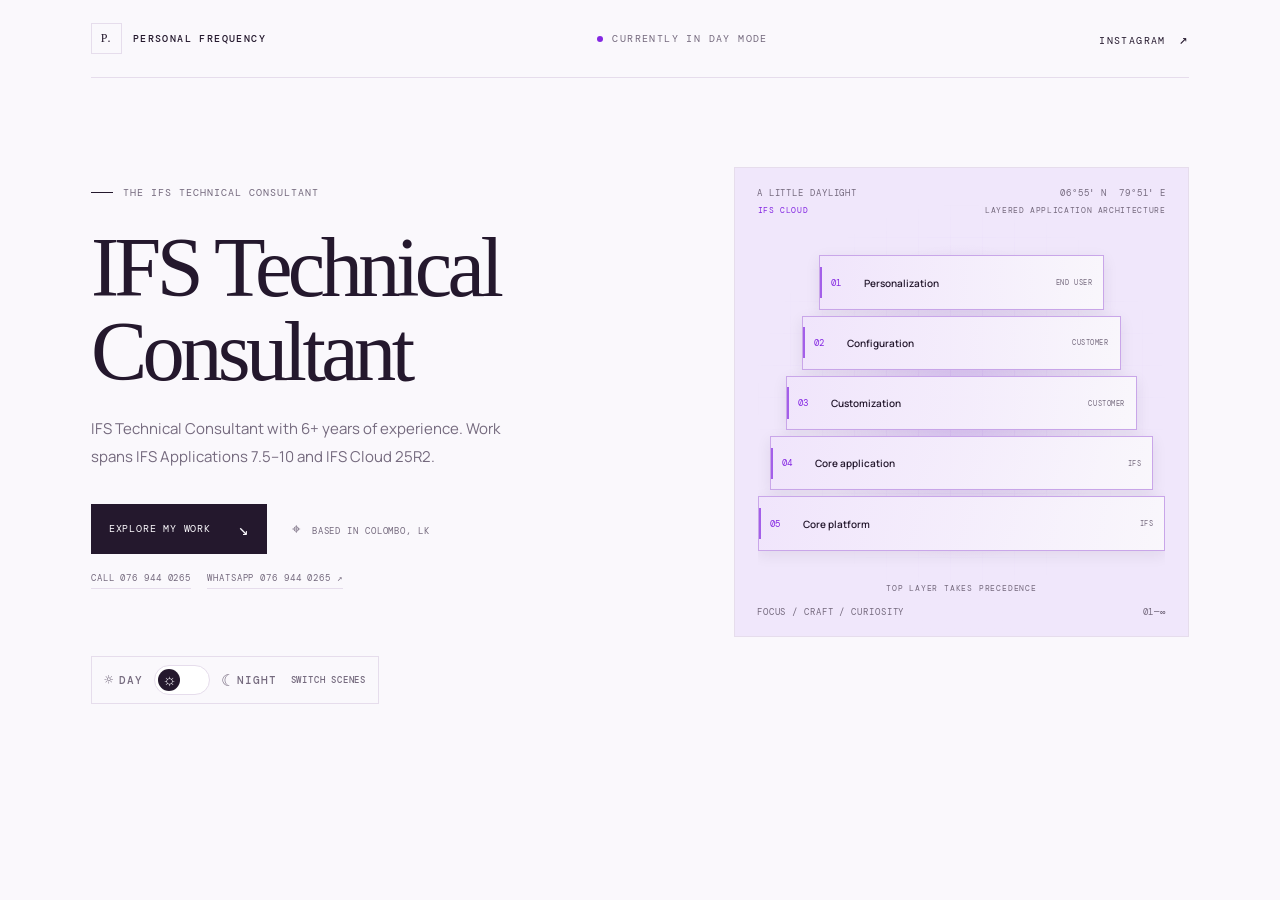
<file: index.html>
<!doctype html>
<html lang="en">
<head>
  <meta charset="utf-8" />
  <meta name="viewport" content="width=device-width, initial-scale=1" />
  <meta name="theme-color" content="#faf8fc" />
  <title>Pradeep Wijayawickrama</title>
  <link rel="preconnect" href="https://fonts.googleapis.com">
  <link rel="preconnect" href="https://fonts.gstatic.com" crossorigin>
  <link href="https://fonts.googleapis.com/css2?family=DM+Mono:wght@400;500&family=Manrope:wght@400;500;600;700;800&display=swap" rel="stylesheet">
  <link rel="stylesheet" href="css/style.css" />
  <link rel="stylesheet" href="css/responsive.css" />
</head>
<body class="home-document" data-mode="day">
  <main class="page-shell">
    <!-- Shared header: brand, current scene status, and contact link. -->
    <header class="topbar">
      <a class="wordmark" href="#top" aria-label="Two Sides home"><span class="mark">P.</span><span>PERSONAL FREQUENCY</span></a>
      <div class="top-note"><span class="live-dot"></span><span id="status">CURRENTLY IN DAY MODE</span></div>
      <a class="contact-link" href="https://www.instagram.com/pradeep.xoxo/" target="_blank" rel="noopener noreferrer">INSTAGRAM <span>↗</span></a>
    </header>

    <!-- Main introduction; its text changes when the day/night switch is used. -->
    <section class="hero" id="top" aria-labelledby="hero-title">
      <div class="hero-copy">
        <p class="eyebrow"><span class="eyebrow-line"></span><span id="eyebrow">THE IFS TECHNICAL CONSULTANT</span></p>
        <h1 id="hero-title" data-day="IFS Technical Consultant" data-night="I make you dance by night.">IFS Technical Consultant</h1>
        <p class="intro" id="intro">IFS Technical Consultant with 6+ years of experience. Work spans IFS Applications 7.5–10 and IFS Cloud 25R2.</p>
        <div class="hero-actions">
          <a class="primary-action" id="action" href="pages/work.html"><span id="action-label">EXPLORE MY WORK</span><span class="arrow">↘</span></a>
          <span class="location"><span class="location-pin">⌖</span> BASED IN COLOMBO, LK</span>
        </div>
        <nav class="home-contact-links" aria-label="Contact links">
          <a href="tel:+94769440265">CALL 076 944 0265</a>
          <a href="https://wa.me/94769440265" target="_blank" rel="noopener noreferrer">WHATSAPP 076 944 0265 ↗</a>
        </nav>
      </div>

      <!-- Animated music artwork: a rotating record, tonearm, and live-style spectrum. -->
      <div class="visual" aria-label="Animated vinyl record and sound spectrum">
        <div class="visual-top"><span id="visual-label">A LITTLE DAYLIGHT</span><span class="visual-coords">06°55' N&nbsp; 79°51' E</span></div>
        <div class="day-art" aria-hidden="true">
          <div class="day-grid"></div>
          <div class="architecture-heading"><span>IFS CLOUD</span><strong>LAYERED APPLICATION ARCHITECTURE</strong></div>
          <div class="architecture-stack">
            <div class="architecture-layer layer-personalization"><span>01</span><strong>Personalization</strong><small>END USER</small><b class="layer-action">EXPLORE ↗</b></div>
            <div class="architecture-layer layer-configuration"><span>02</span><strong>Configuration</strong><small>CUSTOMER</small><b class="layer-action">EXPLORE ↗</b></div>
            <div class="architecture-layer layer-customization"><span>03</span><strong>Customization</strong><small>CUSTOMER</small><b class="layer-action">EXPLORE ↗</b></div>
            <div class="architecture-layer layer-application"><span>04</span><strong>Core application</strong><small>IFS</small><b class="layer-action">EXPLORE ↗</b></div>
            <div class="architecture-layer layer-platform"><span>05</span><strong>Core platform</strong><small>IFS</small><b class="layer-action">EXPLORE ↗</b></div>
          </div>
          <span class="architecture-caption">TOP LAYER TAKES PRECEDENCE</span>
        </div>
        <div class="music-art" aria-hidden="true">
          <div class="music-halo halo-one"></div><div class="music-halo halo-two"></div>
          <div class="vinyl-record"><div class="record-label"><span>P.</span></div></div>
          <div class="tonearm"><span></span></div>
          <div class="equalizer"><i></i><i></i><i></i><i></i><i></i><i></i><i></i><i></i><i></i><i></i><i></i><i></i><i></i><i></i><i></i><i></i><i></i><i></i><i></i><i></i><i></i><i></i><i></i><i></i><i></i><i></i><i></i><i></i><i></i><i></i><i></i></div>
          <span class="music-art-note">ON THE MIX</span>
        </div>
        <div class="visual-bottom"><span id="visual-caption">FOCUS / CRAFT / CURIOSITY</span><span>01—∞</span></div>
      </div>

      <!-- The switch updates the page theme and introduction. -->
      <div class="mode-switch-wrap">
        <div class="mode-label"><span class="mode-icon">☼</span><span>DAY</span></div>
        <button class="mode-switch" type="button" role="switch" aria-checked="false" aria-label="Switch to night mode" id="mode-switch"><span class="switch-thumb"><span class="switch-sun">☼</span><span class="switch-moon">☾</span></span></button>
        <div class="mode-label night-label"><span class="mode-icon">☾</span><span>NIGHT</span></div>
        <span class="switch-hint">SWITCH SCENES</span>
      </div>
    </section>

  </main>
  <script src="js/script.js"></script>
</body>
</html>
</file>
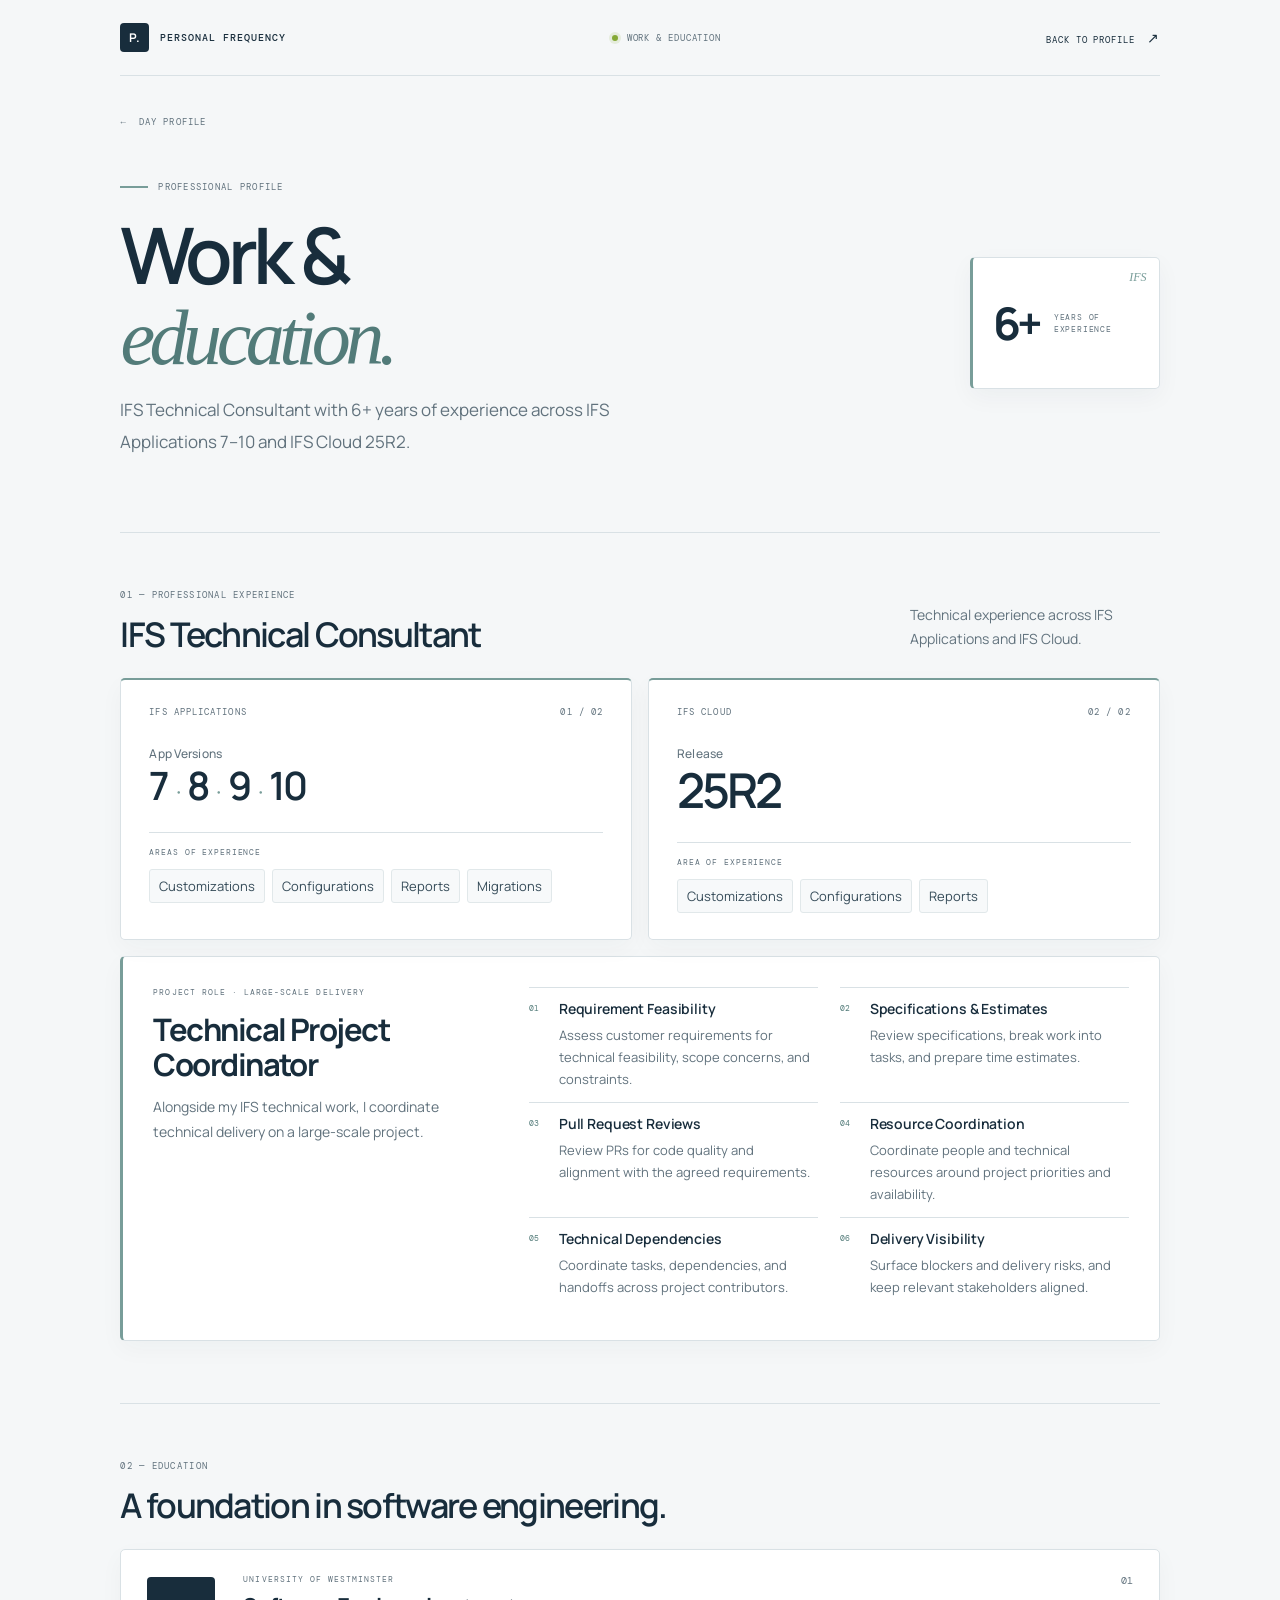
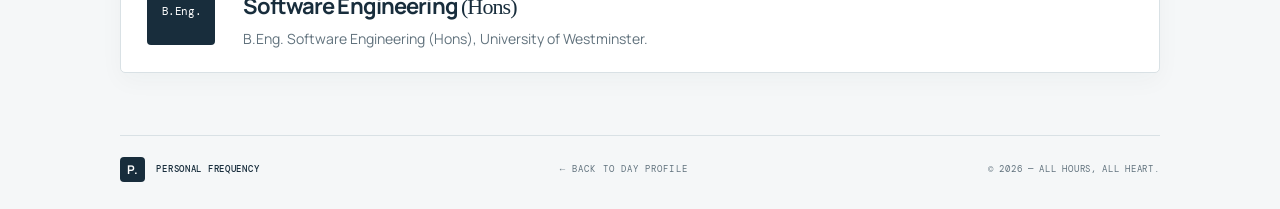
<file: work.html>
<!doctype html>
<html lang="en">
<head>
  <meta charset="utf-8" />
  <meta name="viewport" content="width=device-width, initial-scale=1" />
  <meta name="theme-color" content="#f2f0e9" />
  <meta name="description" content="Work experience and education of an IFS Technical Consultant with 6+ years of experience." />
  <title>Work &amp; Education — Personal Frequency</title>
  <link rel="preconnect" href="https://fonts.googleapis.com">
  <link rel="preconnect" href="https://fonts.gstatic.com" crossorigin>
  <link href="https://fonts.googleapis.com/css2?family=DM+Mono:wght@400;500&family=Manrope:wght@400;500;600;700;800&display=swap" rel="stylesheet">
  <link rel="stylesheet" href="style.css" />
  <link rel="stylesheet" href="work.css" />
</head>
<body class="work-document" data-mode="day">
  <main class="page-shell work-page">
    <header class="topbar">
      <a class="wordmark" href="index.html" aria-label="Personal Frequency home"><span class="mark">P.</span><span>PERSONAL FREQUENCY</span></a>
      <div class="top-note"><span class="live-dot"></span><span>WORK &amp; EDUCATION</span></div>
      <a class="contact-link" href="index.html">BACK TO PROFILE <span>↗</span></a>
    </header>

    <section class="work-hero">
      <a class="work-back" href="index.html">←&nbsp; DAY PROFILE</a>
      <div class="work-hero-grid">
        <div>
          <p class="eyebrow"><span class="eyebrow-line"></span>PROFESSIONAL PROFILE</p>
          <h1>Work &amp;<br><em>education.</em></h1>
          <p class="intro work-intro">IFS Technical Consultant with 6+ years of experience across IFS Applications 7–10 and IFS Cloud 25R2.</p>
        </div>
        <div class="experience-stamp" aria-label="More than six years of experience"><strong>6+</strong><span>YEARS OF<br>EXPERIENCE</span><i>IFS</i></div>
      </div>
    </section>

    <section class="work-section" aria-labelledby="work-heading">
      <div class="work-section-heading">
        <div><p class="section-tag">01 — PROFESSIONAL EXPERIENCE</p><h2 id="work-heading">IFS Technical Consultant</h2></div>
        <p class="work-section-note">Technical experience across IFS Applications and IFS Cloud.</p>
      </div>
      <div class="platform-grid">
        <article class="platform-card">
          <div class="platform-card-top"><span>IFS APPLICATIONS</span><span>01 / 02</span></div>
          <h3>App Versions</h3>
          <p class="version-line">7 <i>·</i> 8 <i>·</i> 9 <i>·</i> 10</p>
          <div class="capability-heading">AREAS OF EXPERIENCE</div>
          <ul class="work-capabilities"><li>Customizations</li><li>Configurations</li><li>Reports</li><li>Migrations</li></ul>
        </article>
        <article class="platform-card cloud-platform">
          <div class="platform-card-top"><span>IFS CLOUD</span><span>02 / 02</span></div>
          <h3>Release</h3>
          <p class="cloud-version">25R2</p>
          <div class="capability-heading">AREA OF EXPERIENCE</div>
          <ul class="work-capabilities"><li>Customizations</li><li>Configurations</li><li>Reports</li></ul>
        </article>
      </div>
      <article class="coordination-entry" aria-labelledby="coordinator-heading">
        <div class="coordination-intro">
          <p class="card-label">PROJECT ROLE · LARGE-SCALE DELIVERY</p>
          <h3 id="coordinator-heading">Technical Project Coordinator</h3>
          <p>Alongside my IFS technical work, I coordinate technical delivery on a large-scale project.</p>
        </div>
        <ul class="coordination-duties">
          <li><span class="duty-number">01</span><div><h4>Requirement Feasibility</h4><p>Assess customer requirements for technical feasibility, scope concerns, and constraints.</p></div></li>
          <li><span class="duty-number">02</span><div><h4>Specifications &amp; Estimates</h4><p>Review specifications, break work into tasks, and prepare time estimates.</p></div></li>
          <li><span class="duty-number">03</span><div><h4>Pull Request Reviews</h4><p>Review PRs for code quality and alignment with the agreed requirements.</p></div></li>
          <li><span class="duty-number">04</span><div><h4>Resource Coordination</h4><p>Coordinate people and technical resources around project priorities and availability.</p></div></li>
          <li><span class="duty-number">05</span><div><h4>Technical Dependencies</h4><p>Coordinate tasks, dependencies, and handoffs across project contributors.</p></div></li>
          <li><span class="duty-number">06</span><div><h4>Delivery Visibility</h4><p>Surface blockers and delivery risks, and keep relevant stakeholders aligned.</p></div></li>
        </ul>
      </article>
    </section>

    <section class="work-section education-section" aria-labelledby="education-heading">
      <div class="work-section-heading">
        <div><p class="section-tag">02 — EDUCATION</p><h2 id="education-heading">A foundation in software engineering.</h2></div>
      </div>
      <article class="education-entry">
        <div class="degree-mark" aria-hidden="true">B.Eng.</div>
        <div class="education-copy"><p class="card-label">UNIVERSITY OF WESTMINSTER</p><h3>Software Engineering <span>(Hons)</span></h3><p>B.Eng. Software Engineering (Hons), University of Westminster.</p></div>
        <span class="education-index">01</span>
      </article>
    </section>

    <footer>
      <a class="wordmark" href="index.html"><span class="mark">P.</span><span>PERSONAL FREQUENCY</span></a>
      <a class="work-footer-link" href="index.html">← BACK TO DAY PROFILE</a>
      <span>© <span id="year">2026</span> — ALL HOURS, ALL HEART.</span>
    </footer>
  </main>
</body>
</html>
</file>
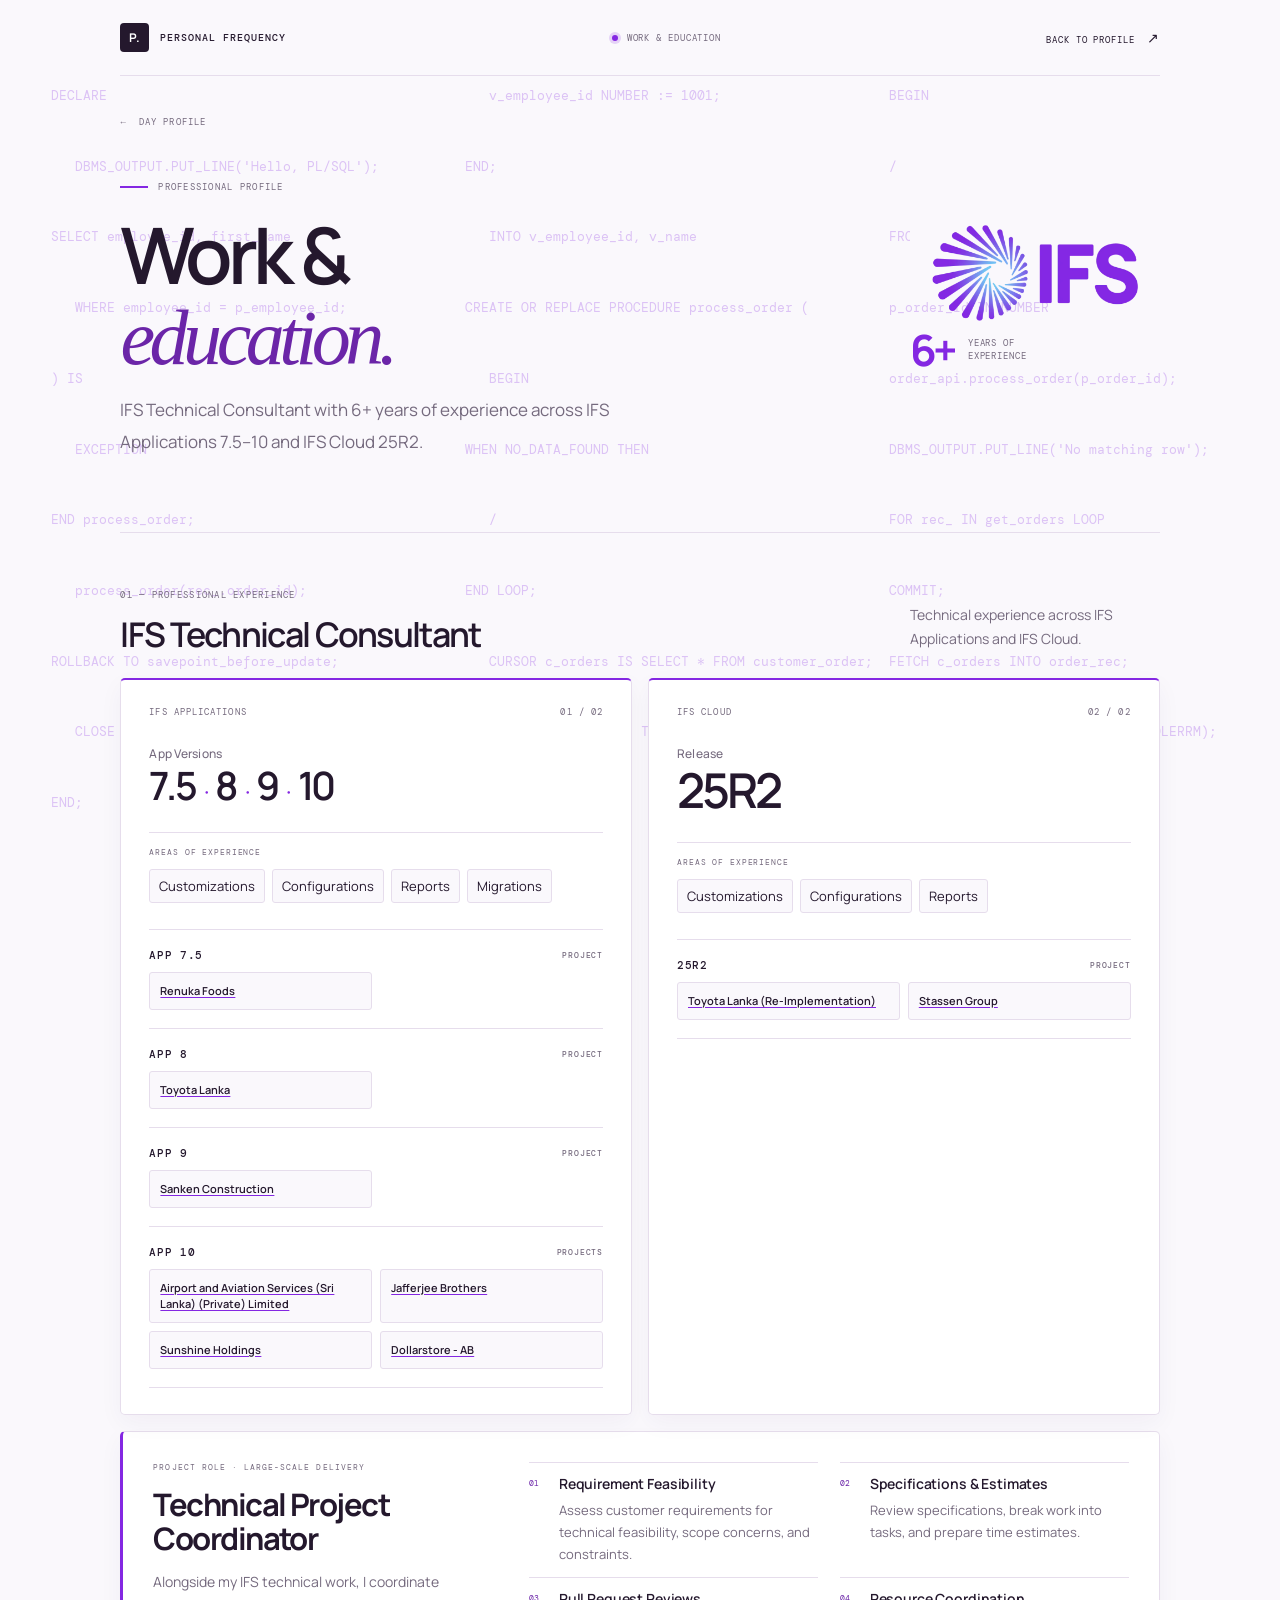
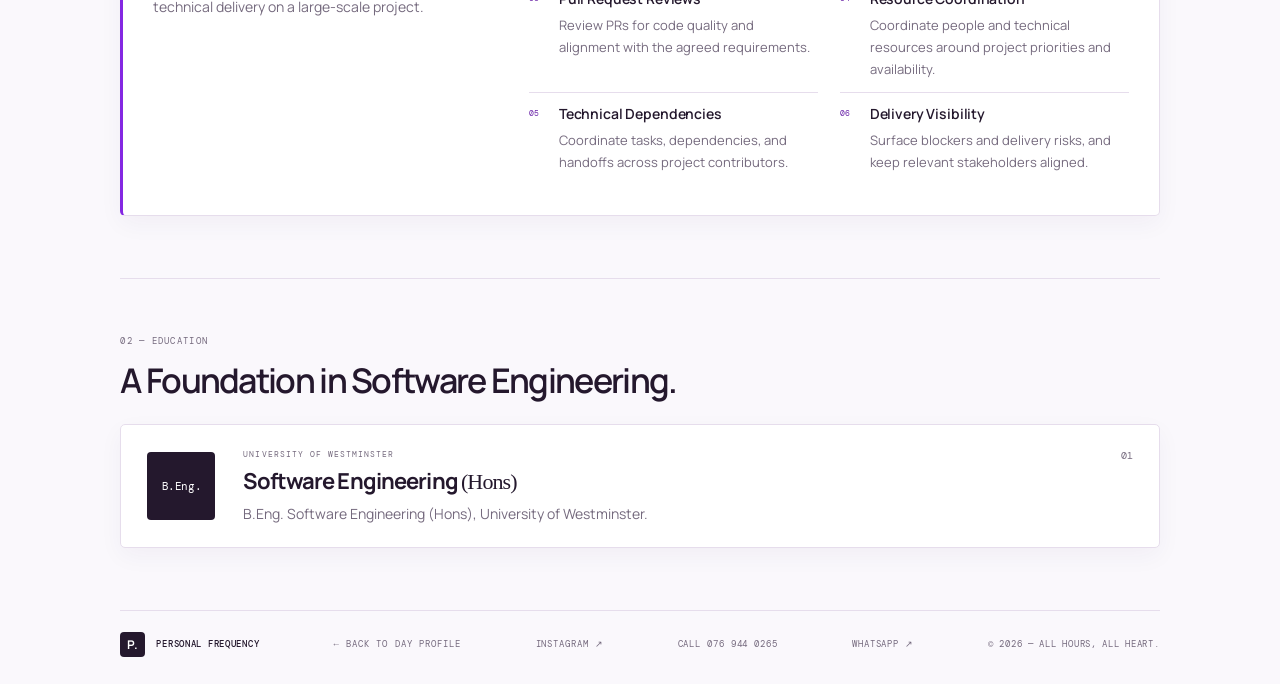
<file: pages/work.html>
<!doctype html>
<html lang="en">
<head>
  <meta charset="utf-8" />
  <meta name="viewport" content="width=device-width, initial-scale=1" />
  <meta name="theme-color" content="#f2f0e9" />
  <meta name="description" content="Work experience and education of an IFS Technical Consultant with 6+ years of experience." />
  <title>Work &amp; Education — Personal Frequency</title>
  <link rel="preconnect" href="https://fonts.googleapis.com">
  <link rel="preconnect" href="https://fonts.gstatic.com" crossorigin>
  <link href="https://fonts.googleapis.com/css2?family=DM+Mono:wght@400;500&family=Manrope:wght@400;500;600;700;800&display=swap" rel="stylesheet">
  <link rel="stylesheet" href="../css/style.css" />
  <link rel="stylesheet" href="../css/work.css" />
  <link rel="stylesheet" href="../css/responsive.css" />
</head>
<body class="work-document" data-mode="day">
  <div class="work-code-bg" aria-hidden="true">
    <div class="work-code-stream">
      <span>DECLARE</span>
      <span>  v_employee_id NUMBER := 1001;</span>
      <span>BEGIN</span>
      <span>  DBMS_OUTPUT.PUT_LINE('Hello, PL/SQL');</span>
      <span>END;</span>
      <span>/</span>
      <span>SELECT employee_id, first_name</span>
      <span>  INTO v_employee_id, v_name</span>
      <span>  FROM employees</span>
      <span> WHERE employee_id = p_employee_id;</span>
      <span>CREATE OR REPLACE PROCEDURE process_order (</span>
      <span>  p_order_id IN NUMBER</span>
      <span>) IS</span>
      <span>BEGIN</span>
      <span>  order_api.process_order(p_order_id);</span>
      <span>EXCEPTION</span>
      <span>  WHEN NO_DATA_FOUND THEN</span>
      <span>    DBMS_OUTPUT.PUT_LINE('No matching row');</span>
      <span>END process_order;</span>
      <span>/</span>
      <span>FOR rec_ IN get_orders LOOP</span>
      <span>  process_order(rec_.order_id);</span>
      <span>END LOOP;</span>
      <span>COMMIT;</span>
      <span>ROLLBACK TO savepoint_before_update;</span>
      <span>CURSOR c_orders IS SELECT * FROM customer_order;</span>
      <span>FETCH c_orders INTO order_rec;</span>
      <span>CLOSE c_orders;</span>
      <span>EXCEPTION WHEN OTHERS THEN</span>
      <span>  RAISE_APPLICATION_ERROR(-20001, SQLERRM);</span>
      <span>END;</span>
      <span>/</span>
    </div>
  </div>
  <main class="page-shell work-page">
    <!-- Header links this page back to the main profile. -->
    <header class="topbar">
      <a class="wordmark" href="../index.html" aria-label="Personal Frequency home"><span class="mark">P.</span><span>PERSONAL FREQUENCY</span></a>
      <div class="top-note"><span class="live-dot"></span><span>WORK &amp; EDUCATION</span></div>
      <a class="contact-link" href="../index.html">BACK TO PROFILE <span>↗</span></a>
    </header>

    <!-- Short introduction and experience summary. -->
    <section class="work-hero">
      <a class="work-back" href="../index.html">←&nbsp; DAY PROFILE</a>
      <div class="work-hero-grid">
        <div>
          <p class="eyebrow"><span class="eyebrow-line"></span>PROFESSIONAL PROFILE</p>
          <h1>Work &amp;<br><em>education.</em></h1>
          <p class="intro work-intro">IFS Technical Consultant with 6+ years of experience across IFS Applications 7.5–10 and IFS Cloud 25R2.</p>
        </div>
        <div class="work-hero-aside">
          <div class="ifs-logo-panel">
            <img src="../resources/lg-66ddaee11f65f-IFS.webp" alt="IFS logo" />
          </div>
          <div class="experience-highlight" aria-label="More than six years of experience">
            <strong>6+</strong><span>YEARS OF<br>EXPERIENCE</span>
          </div>
        </div>
      </div>
    </section>

    <!-- Work history is grouped by IFS platform, followed by coordination work. -->
    <section class="work-section" aria-labelledby="work-heading">
      <div class="work-section-heading">
        <div><p class="section-tag">01 — PROFESSIONAL EXPERIENCE</p><h2 id="work-heading">IFS Technical Consultant</h2></div>
        <p class="work-section-note">Technical experience across IFS Applications and IFS Cloud.</p>
      </div>
      <div class="platform-grid">
        <article class="platform-card">
          <div class="platform-card-top"><span>IFS APPLICATIONS</span><span>01 / 02</span></div>
          <h3>App Versions</h3>
          <p class="version-line">7.5 <i>·</i> 8 <i>·</i> 9 <i>·</i> 10</p>
          <div class="capability-heading">AREAS OF EXPERIENCE</div>
          <ul class="work-capabilities"><li>Customizations</li><li>Configurations</li><li>Reports</li><li>Migrations</li></ul>
          <div class="version-projects">
            <section class="version-project-group" aria-labelledby="app-75-projects">
              <h4 id="app-75-projects">APP 7.5 <span>PROJECT</span></h4>
              <ul><li><strong><a href="https://www.renukafoods.com/" target="_blank" rel="noopener noreferrer">Renuka Foods</a></strong></li></ul>
            </section>
            <section class="version-project-group" aria-labelledby="app-8-projects">
              <h4 id="app-8-projects">APP 8 <span>PROJECT</span></h4>
              <ul><li><strong><a href="https://www.toyota.lk/" target="_blank" rel="noopener noreferrer">Toyota Lanka</a></strong></li></ul>
            </section>
            <section class="version-project-group" aria-labelledby="app-9-projects">
              <h4 id="app-9-projects">APP 9 <span>PROJECT</span></h4>
              <ul><li><strong><a href="https://sankenconstruction.com/" target="_blank" rel="noopener noreferrer">Sanken Construction</a></strong></li></ul>
            </section>
            <section class="version-project-group" aria-labelledby="app-10-projects">
              <h4 id="app-10-projects">APP 10 <span>PROJECTS</span></h4>
              <ul>
                <li><strong><a href="https://www.airport.lk/" target="_blank" rel="noopener noreferrer">Airport and Aviation Services (Sri Lanka) (Private) Limited</a></strong></li>
                <li><strong><a href="https://www.jafferjeebrothers.com/" target="_blank" rel="noopener noreferrer">Jafferjee Brothers</a></strong></li>
                <li><strong><a href="https://www.sunshineholdings.lk/" target="_blank" rel="noopener noreferrer">Sunshine Holdings</a></strong></li>
                <li><strong><a href="https://dollarstore.se/" target="_blank" rel="noopener noreferrer">Dollarstore - AB</a></strong></li>
              </ul>
            </section>
          </div>
        </article>
        <article class="platform-card cloud-platform">
          <div class="platform-card-top"><span>IFS CLOUD</span><span>02 / 02</span></div>
          <h3>Release</h3>
          <p class="cloud-version">25R2</p>
          <div class="capability-heading">AREAS OF EXPERIENCE</div>
          <ul class="work-capabilities"><li>Customizations</li><li>Configurations</li><li>Reports</li></ul>
          <div class="version-projects">
            <section class="version-project-group" aria-labelledby="cloud-25r2-projects">
              <h4 id="cloud-25r2-projects">25R2 <span>PROJECT</span></h4>
              <ul><li><strong><a href="https://www.toyota.lk/" target="_blank" rel="noopener noreferrer">Toyota Lanka (Re-Implementation)</a></strong></li><li><strong><a href="https://www.stassengroup.com/" target="_blank" rel="noopener noreferrer">Stassen Group</a></strong></li></ul>
            </section>
          </div>
        </article>
      </div>
      <article class="coordination-entry" aria-labelledby="coordinator-heading">
        <div class="coordination-intro">
          <p class="card-label">PROJECT ROLE · LARGE-SCALE DELIVERY</p>
          <h3 id="coordinator-heading">Technical Project Coordinator</h3>
          <p>Alongside my IFS technical work, I coordinate technical delivery on a large-scale project.</p>
        </div>
        <ul class="coordination-duties">
          <li><span class="duty-number">01</span><div><h4>Requirement Feasibility</h4><p>Assess customer requirements for technical feasibility, scope concerns, and constraints.</p></div></li>
          <li><span class="duty-number">02</span><div><h4>Specifications &amp; Estimates</h4><p>Review specifications, break work into tasks, and prepare time estimates.</p></div></li>
          <li><span class="duty-number">03</span><div><h4>Pull Request Reviews</h4><p>Review PRs for code quality and alignment with the agreed requirements.</p></div></li>
          <li><span class="duty-number">04</span><div><h4>Resource Coordination</h4><p>Coordinate people and technical resources around project priorities and availability.</p></div></li>
          <li><span class="duty-number">05</span><div><h4>Technical Dependencies</h4><p>Coordinate tasks, dependencies, and handoffs across project contributors.</p></div></li>
          <li><span class="duty-number">06</span><div><h4>Delivery Visibility</h4><p>Surface blockers and delivery risks, and keep relevant stakeholders aligned.</p></div></li>
        </ul>
      </article>
    </section>

    <!-- Education background. -->
    <section class="work-section education-section" aria-labelledby="education-heading">
      <div class="work-section-heading">
        <div><p class="section-tag">02 — EDUCATION</p><h2 id="education-heading">A Foundation in Software Engineering.</h2></div>
      </div>
      <article class="education-entry">
        <div class="degree-mark" aria-hidden="true">B.Eng.</div>
        <div class="education-copy"><p class="card-label">UNIVERSITY OF WESTMINSTER</p><h3>Software Engineering <span>(Hons)</span></h3><p>B.Eng. Software Engineering (Hons), University of Westminster.</p></div>
        <span class="education-index">01</span>
      </article>
    </section>

    <footer>
      <a class="wordmark" href="../index.html"><span class="mark">P.</span><span>PERSONAL FREQUENCY</span></a>
      <a class="work-footer-link" href="../index.html">← BACK TO DAY PROFILE</a>
      <a class="work-footer-instagram" href="https://www.instagram.com/pradeep.xoxo/" target="_blank" rel="noopener noreferrer">INSTAGRAM ↗</a>
      <a class="work-footer-instagram" href="tel:+94769440265">CALL 076 944 0265</a>
      <a class="work-footer-instagram" href="https://wa.me/94769440265" target="_blank" rel="noopener noreferrer">WHATSAPP ↗</a>
      <span>© <span id="year">2026</span> — ALL HOURS, ALL HEART.</span>
    </footer>
  </main>
</body>
</html>
</file>
<file: css/style.css>
/* Global colors, fonts, and default page settings. */
:root {
  font-family:Manrope, sans-serif;
  color:#24182d;
  /* Let the body background paint the full canvas in both color modes. */
  font-synthesis:none;
  text-rendering:optimizeLegibility;
  --paper:#faf8fc;
  --ink:#24182d;
  --muted:#756a7e;
  --accent:#8427e2;
  --line:rgba(54,0,101,.15);
  --card:#f1edf5;
  --visual:#eee7f5;
  transition:background .5s,color .5s
}

* {
  box-sizing:border-box
}

html {
  scroll-behavior:smooth
}

body {
  margin:0;
  background:var(--paper);
  color:var(--ink);
  transition:background .5s,color .5s
}

body[data-mode=night] {
  --paper:#100d18;
  --ink:#f5f0fa;
  --muted:#aaa0b7;
  --accent:#c391ff;
  --line:rgba(245,240,250,.14);
  --card:#1b1625;
  --visual:#241a31
}

/* Shared page width and header layout. */
.page-shell {
  max-width:1440px;
  margin:auto;
  padding:0 7.1%
}

.topbar {
  height:84px;
  border-bottom:1px solid var(--line);
  display:flex;
  align-items:center;
  justify-content:space-between;
  font:10px 'DM Mono',monospace;
  letter-spacing:.1em
}

.wordmark {
  display:flex;
  align-items:center;
  gap:11px;
  text-decoration:none;
  color:var(--ink);
  font-weight:500
}

.mark {
  display:grid;
  place-items:center;
  width:29px;
  height:29px;
  border-radius:50%;
  background:var(--ink);
  color:var(--paper);
  font:700 12px Manrope
}

.top-note {
  color:var(--muted);
  display:flex;
  gap:9px;
  align-items:center
}

.live-dot {
  width:6px;
  height:6px;
  background:var(--accent);
  border-radius:50%;
  box-shadow:0 0 0 3px color-mix(in srgb,var(--accent) 18%,transparent)
}

.contact-link {
  color:var(--ink);
  text-decoration:none
}

.contact-link span {
  font-size:14px;
  margin-left:6px
}

/* Home page introduction and its two-column layout. */
.hero {
  min-height:580px;
  padding:72px 0 48px;
  display:grid;
  grid-template-columns:1fr .83fr;
  align-items:center;
  gap:6.5%;
  position:relative
}

.hero-copy {
  padding:0 0 58px
}

.eyebrow,.section-tag {
  font:10px 'DM Mono',monospace;
  letter-spacing:.12em;
  color:var(--muted);
  display:flex;
  align-items:center;
  gap:10px
}

.eyebrow-line {
  width:22px;
  height:1px;
  background:var(--ink)
}

.index {
  margin-left:13px;
  opacity:.65
}

h1 {
  font-size:clamp(46px,6.15vw,82px);
  line-height:1.04;
  letter-spacing:-.075em;
  margin:28px 0 20px;
  font-weight:600
}

h1 em {
  font-family:Georgia,serif;
  font-weight:400;
  letter-spacing:-.07em
}

.intro {
  font-size:14px;
  line-height:1.85;
  max-width:430px;
  color:var(--muted)
}

.hero-actions {
  display:flex;
  align-items:center;
  gap:25px;
  margin-top:33px
}

.primary-action {
  height:49px;
  background:var(--accent);
  color:#fff;
  text-decoration:none;
  display:flex;
  align-items:center;
  gap:27px;
  padding:0 17px;
  font:10px 'DM Mono',monospace;
  letter-spacing:.08em;
  transition:transform .2s,background .5s,color .5s
}

.primary-action:hover {
  transform:translateY(-3px)
}

.arrow {
  font-size:17px
}

.location {
  font:9px 'DM Mono',monospace;
  letter-spacing:.06em;
  color:var(--muted)
}

.location-pin {
  font-size:15px;
  margin-right:5px
}

.home-contact-links {
  display:flex;
  flex-wrap:wrap;
  gap:16px;
  margin-top:18px
}

.home-contact-links a {
  padding-bottom:4px;
  border-bottom:1px solid var(--line);
  color:var(--muted);
  text-decoration:none;
  font:9px 'DM Mono',monospace;
  letter-spacing:.06em;
  transition:color .2s,border-color .2s
}

.home-contact-links a:hover {
  color:var(--accent);
  border-color:var(--accent)
}

/* CSS artwork: orbit rings, sun, and sound wave. */
.visual {
  height:375px;
  background:var(--visual);
  position:relative;
  overflow:hidden;
  transition:background .5s
}

.visual-top,.visual-bottom {
  position:absolute;
  z-index:2;
  left:22px;
  right:22px;
  display:flex;
  justify-content:space-between;
  font:9px 'DM Mono',monospace;
  letter-spacing:.1em;
  color:var(--muted)
}

.visual-top {
  top:19px
}

.visual-bottom {
  bottom:18px
}

.sun {
  position:absolute;
  width:145px;
  height:145px;
  background:var(--accent);
  border-radius:50%;
  left:50%;
  top:43%;
  transform:translate(-50%,-50%);
  box-shadow:0 0 70px color-mix(in srgb,var(--accent) 25%,transparent);
  transition:all .7s
}

.sun-orbit {
  position:absolute;
  border:1px solid color-mix(in srgb,var(--ink) 17%,transparent);
  border-radius:50%;
  width:290px;
  height:290px;
  left:50%;
  top:43%;
  transform:translate(-50%,-50%)
}

.orbit-two {
  width:390px;
  height:390px;
  opacity:.6
}

.sound-wave {
  position:absolute;
  z-index:1;
  bottom:30%;
  left:50%;
  transform:translate(-50%,50%);
  width:78%;
  height:80px;
  display:flex;
  align-items:center;
  justify-content:center;
  gap:6px
}

.sound-wave i {
  width:3px;
  height:var(--h);
  border-radius:3px;
  background:var(--ink);
  opacity:.32;
  transition:height .5s,background .5s
}

.sound-wave i:nth-child(1),.sound-wave i:nth-child(21) {
  --h:12px
}

.sound-wave i:nth-child(2),.sound-wave i:nth-child(20) {
  --h:22px
}

.sound-wave i:nth-child(3),.sound-wave i:nth-child(19) {
  --h:34px
}

.sound-wave i:nth-child(4),.sound-wave i:nth-child(18) {
  --h:20px
}

.sound-wave i:nth-child(5),.sound-wave i:nth-child(17) {
  --h:50px
}

.sound-wave i:nth-child(6),.sound-wave i:nth-child(16) {
  --h:30px
}

.sound-wave i:nth-child(7),.sound-wave i:nth-child(15) {
  --h:70px
}

.sound-wave i:nth-child(8),.sound-wave i:nth-child(14) {
  --h:42px
}

.sound-wave i:nth-child(9),.sound-wave i:nth-child(13) {
  --h:62px
}

.sound-wave i:nth-child(10),.sound-wave i:nth-child(12) {
  --h:32px
}

.sound-wave i:nth-child(11) {
  --h:76px
}

.graphic-cross {
  position:absolute;
  color:var(--muted);
  font:18px 'DM Mono';
  opacity:.7
}

.cross-a {
  top:27%;
  left:15%
}

.cross-b {
  right:13%;
  bottom:27%
}

/* Day/night switch and its visual states. */
.mode-switch-wrap {
  position:absolute;
  bottom:24px;
  left:0;
  display:flex;
  align-items:center;
  gap:12px
}

.mode-label {
  font:10px 'DM Mono',monospace;
  letter-spacing:.1em;
  display:flex;
  align-items:center;
  gap:5px;
  color:var(--muted)
}

.mode-icon {
  font-size:15px
}

.night-label .mode-icon {
  font-size:16px
}

.mode-switch {
  width:58px;
  height:30px;
  padding:3px;
  border:1px solid var(--line);
  border-radius:30px;
  background:var(--card);
  cursor:pointer;
  transition:background .4s;
  position:relative
}

.switch-thumb {
  width:22px;
  height:22px;
  border-radius:50%;
  background:var(--ink);
  position:absolute;
  left:3px;
  top:3px;
  display:grid;
  place-items:center;
  transition:transform .35s cubic-bezier(.2,.8,.2,1);
  color:var(--paper);
  font-size:14px
}

.switch-moon {
  display:none
}

body[data-mode=night] .switch-thumb {
  transform:translateX(27px)
}

body[data-mode=night] .switch-sun {
  display:none
}

body[data-mode=night] .switch-moon {
  display:block
}

body[data-mode=night] .primary-action {
  color:#17111f
}

.switch-hint {
  margin-left:8px;
  font:9px 'DM Mono',monospace;
  color:var(--muted);
  letter-spacing:.06em
}

/* Scrolling-style strip and about cards. */
.ticker {
  border-block:1px solid var(--line);
  height:58px;
  display:flex;
  align-items:center;
  justify-content:space-around;
  gap:20px;
  overflow:hidden;
  white-space:nowrap;
  font:10px 'DM Mono',monospace;
  letter-spacing:.15em;
  color:var(--muted)
}

.ticker b {
  color:var(--accent);
  font-size:15px;
  font-weight:400
}

.about {
  padding:85px 0 95px
}

.about-heading {
  display:flex;
  justify-content:space-between;
  align-items:start;
  margin-bottom:30px
}

.section-tag {
  margin:0
}

.about-aside {
  font-size:12px;
  color:var(--muted);
  line-height:1.7;
  margin:0
}

.side-cards {
  display:grid;
  grid-template-columns:1fr 1fr;
  gap:15px
}

.side-card {
  position:relative;
  min-height:315px;
  background:var(--card);
  padding:28px 30px;
  transition:background .5s;
  overflow:hidden
}

.side-card:after {
  content:'';
  position:absolute;
  width:160px;
  height:160px;
  border:1px solid var(--line);
  border-radius:50%;
  right:-65px;
  top:-65px;
  box-shadow:0 0 0 26px transparent,0 0 0 27px var(--line),0 0 0 54px transparent,0 0 0 55px var(--line);
  opacity:.5
}

.card-number {
  font:10px 'DM Mono';
  color:var(--muted);
  position:absolute;
  top:28px;
  right:30px
}

.card-icon {
  font-size:21px;
  color:var(--accent)
}

.card-label {
  font:9px 'DM Mono',monospace;
  letter-spacing:.12em;
  color:var(--muted);
  margin:24px 0 12px
}

.side-card h2 {
  font-size:28px;
  line-height:1.13;
  letter-spacing:-.05em;
  margin:0;
  font-weight:600
}

.card-description {
  max-width:350px;
  font-size:12px;
  line-height:1.8;
  color:var(--muted);
  margin:13px 0 17px
}

.card-link {
  font:9px 'DM Mono',monospace;
  letter-spacing:.08em;
  color:var(--ink);
  text-decoration:none;
  border-bottom:1px solid var(--line);
  padding-bottom:6px
}

.card-link span {
  margin-left:7px
}

footer {
  border-top:1px solid var(--line);
  padding:21px 0 27px;
  display:flex;
  align-items:center;
  justify-content:space-between;
  font:9px 'DM Mono',monospace;
  letter-spacing:.08em;
  color:var(--muted)
}

footer .wordmark {
  font-size:9px;
  color:var(--ink)
}

footer .mark {
  width:25px;
  height:25px
}

/* Color and artwork changes for night mode. */
body[data-mode=night] .sun {
  background:#c391ff;
  box-shadow:0 0 95px #9e68e887;
  width:130px;
  height:130px
}

body[data-mode=night] .visual {
  background:radial-gradient(ellipse at 52% 40%,#39264e 0%,#241a31 43%,#15121d 100%)
}

body[data-mode=night] .sound-wave i {
  background:#c391ff;
  opacity:.65
}

body[data-mode=night] .orbit-one,body[data-mode=night] .orbit-two {
  border-color:#e9d7ff30
}

body[data-mode=night] .ticker b {
  color:#c391ff
}

body[data-mode=night] .side-cards {
  grid-template-columns:1fr
}

/* Tablet and phone layout adjustments. */
@media(max-width:760px) {
  /* Shared page width and header layout. */
.page-shell {
    padding:0 6%
  }

  .topbar {
    height:69px
  }

  .top-note {
    display:none
  }

  /* Home page introduction and its two-column layout. */
.hero {
    display:flex;
    flex-direction:column;
    align-items:stretch;
    padding:48px 0 82px;
    gap:34px
  }

  .hero-copy {
    padding:0
  }

  .hero h1 {
    font-size:clamp(47px,11vw,72px)
  }

  .intro {
    font-size:13px
  }

  /* CSS artwork: orbit rings, sun, and sound wave. */
.visual {
    height:310px
  }

  /* Day/night switch and its visual states. */
.mode-switch-wrap {
    bottom:24px
  }

  /* Scrolling-style strip and about cards. */
.ticker {
    justify-content:flex-start;
    gap:18px
  }

  .ticker span:nth-of-type(n+4),.ticker b:nth-of-type(n+4) {
    display:none
  }

  .about {
    padding:65px 0
  }

  .about-heading {
    gap:20px
  }

  .side-cards {
    grid-template-columns:1fr
  }

  .side-card {
    min-height:290px
  }

  footer {
    gap:14px;
    flex-wrap:wrap
  }

  footer>span:nth-child(2) {
    display:none
  }

  footer>span:last-child {
    font-size:8px
  }

}

@media(max-width:390px) {
  .contact-link {
    font-size:9px
  }

  .wordmark {
    font-size:8px
  }

  .hero-actions {
    gap:13px
  }

  .location {
    font-size:8px
  }

  /* CSS artwork: orbit rings, sun, and sound wave. */
.visual {
    height:270px
  }

  .side-card {
    padding:25px
  }

  .about-aside {
    font-size:10px
  }

}

/* Home page: quieter colors and an editorial day/night treatment. */
body.home-document {
  --paper: #faf8fc;
  --ink: #24182d;
  --muted: #756a7e;
  --accent: #8427e2;
  --accent-soft: #f0e7fb;
  --line: #e6ddec;
  --card: #fff;
  --visual: #f0e7fb;
  background: var(--paper);
  color: var(--ink);
}

body.home-document[data-mode="night"] {
  --paper: #090910;
  --ink: #f7f6fb;
  --muted: #aaa9b8;
  --accent: #a46bff;
  --accent-soft: rgba(164, 107, 255, .16);
  --line: rgba(217, 210, 239, .2);
  --card: #11111c;
  --visual: #11111c;
}

.home-document[data-mode="night"] .visual {
  background: var(--visual);
}

.home-document .topbar {
  height: 78px;
  letter-spacing: .14em;
}

.home-document .mark {
  width: 31px;
  height: 31px;
  border-radius: 0;
  background: transparent;
  border: 1px solid var(--line);
  color: var(--ink);
  font-family: Georgia, 'Times New Roman', serif;
  font-weight: 400;
}

.home-document .live-dot {
  box-shadow: none;
}

.home-document .hero {
  min-height: 650px;
  grid-template-columns: minmax(0, 1fr) minmax(320px, .82fr);
  gap: 8%;
  padding: 65px 0 68px;
}

.home-document .hero-copy {
  padding: 0 0 38px;
}

.home-document .eyebrow,
.home-document .location,
.home-document .home-contact-links a {
  letter-spacing: .1em;
}

.home-document h1 {
  max-width: 650px;
  margin: 27px 0 22px;
  font-family: Georgia, 'Times New Roman', serif;
  font-size: clamp(58px, 6.6vw, 88px);
  font-weight: 400;
  line-height: .99;
  letter-spacing: -.055em;
}

.home-document .intro {
  max-width: 440px;
  font-size: 15px;
  line-height: 1.85;
}

.home-document .primary-action {
  min-height: 50px;
  height: auto;
  padding: 0 18px;
  background: var(--ink);
  color: var(--paper);
  transition: background .25s, transform .25s;
}

.home-document .primary-action:hover {
  background: var(--accent);
  transform: translateY(-2px);
}

.home-document .visual {
  height: min(39vw, 470px);
  min-height: 350px;
  background: var(--visual);
  border: 1px solid var(--line);
  isolation: isolate;
}

.home-document .visual::before {
  content: '';
  position: absolute;
  z-index: -1;
  inset: 0;
  background:
    radial-gradient(ellipse at 50% 50%, color-mix(in srgb, var(--accent) 18%, transparent), transparent 48%),
    radial-gradient(ellipse at 50% 100%, color-mix(in srgb, var(--accent-soft) 65%, transparent), transparent 55%);
}

.home-document .visual::after { content: none; }

.home-document .day-art,
.home-document .music-art {
  position: absolute;
  inset: 8% 5% 9%;
  overflow: hidden;
}

.home-document[data-mode="night"] .day-art,
.home-document[data-mode="day"] .music-art { display: none; }

.home-document .day-art { color: var(--ink); }

.home-document .day-grid {
  position: absolute;
  inset: 0;
  opacity: .42;
  background-image: linear-gradient(color-mix(in srgb, var(--accent) 14%, transparent) 1px, transparent 1px), linear-gradient(90deg, color-mix(in srgb, var(--accent) 14%, transparent) 1px, transparent 1px);
  background-size: 32px 32px;
  mask-image: radial-gradient(ellipse at center, #000, transparent 76%);
}

.home-document .architecture-heading {
  position: absolute;
  z-index: 2;
  top: 0;
  right: 0;
  left: 0;
  display: flex;
  align-items: center;
  justify-content: space-between;
  gap: 8px;
  color: var(--accent);
  font: 8px 'DM Mono', monospace;
  letter-spacing: .08em;
}

.home-document .architecture-heading strong { color: var(--muted); font-weight: 400; text-align: right; }

.home-document .architecture-stack {
  position: absolute;
  top: 13%;
  right: 0;
  bottom: 11%;
  left: 0;
  display: grid;
  grid-template-rows: repeat(5, minmax(0, 1fr));
  gap: 6px;
  align-items: stretch;
}

.home-document .architecture-layer {
  position: relative;
  display: grid;
  grid-template-columns: 25px minmax(0, 1fr) auto;
  align-items: center;
  gap: 8px;
  width: var(--layer-width, 100%);
  margin-inline: auto;
  padding: 0 11px;
  border: 1px solid color-mix(in srgb, var(--accent) 30%, var(--line));
  background: linear-gradient(100deg, color-mix(in srgb, var(--accent) 12%, var(--card)), color-mix(in srgb, var(--paper) 92%, transparent));
  box-shadow: 0 4px 14px rgba(36, 24, 45, .08);
  animation: architecture-glow 4.8s ease-in-out infinite alternate;
  transition: transform .22s ease, border-color .22s ease, background .22s ease, box-shadow .22s ease;
}

.home-document .architecture-layer::before {
  position: absolute;
  top: 20%;
  bottom: 20%;
  left: 0;
  width: 2px;
  background: var(--accent);
  opacity: .7;
  content: '';
}

.home-document .architecture-layer > span {
  color: var(--accent);
  font: 9px 'DM Mono', monospace;
}

.home-document .architecture-layer strong {
  color: var(--ink);
  font-size: 10px;
  font-weight: 600;
}

.home-document .architecture-layer small {
  color: var(--muted);
  font: 7px 'DM Mono', monospace;
  letter-spacing: .08em;
}

.home-document .architecture-layer .layer-action {
  position: absolute;
  right: 8px;
  top: 50%;
  padding: 4px 5px;
  transform: translateY(-50%) translateX(4px);
  border: 1px solid color-mix(in srgb, var(--accent) 35%, var(--line));
  background: var(--paper);
  color: var(--accent);
  font: 7px 'DM Mono', monospace;
  letter-spacing: .05em;
  opacity: 0;
  pointer-events: none;
  transition: opacity .18s ease, transform .18s ease;
}

.home-document .architecture-layer:hover,
.home-document .architecture-layer:focus-within {
  z-index: 1;
  transform: translateY(-2px) scale(1.025);
  border-color: var(--accent);
  background: linear-gradient(100deg, color-mix(in srgb, var(--accent) 12%, var(--card)), var(--paper));
  box-shadow: 0 8px 20px rgba(36, 24, 45, .15);
}

.home-document .architecture-layer:hover .layer-action,
.home-document .architecture-layer:focus-within .layer-action {
  opacity: 1;
  transform: translateY(-50%) translateX(0);
}

.home-document .architecture-layer:hover small,
.home-document .architecture-layer:focus-within small {
  opacity: 0;
}

.home-document .layer-personalization { --layer-width: 70%; animation-delay: -3.8s; }
.home-document .layer-configuration { --layer-width: 78%; animation-delay: -2.9s; }
.home-document .layer-customization { --layer-width: 86%; animation-delay: -1.9s; }
.home-document .layer-application { --layer-width: 94%; animation-delay: -.9s; }
.home-document .layer-platform { --layer-width: 100%; }

.home-document .architecture-caption {
  position: absolute;
  right: 0;
  bottom: 0;
  left: 0;
  color: var(--muted);
  font: 8px 'DM Mono', monospace;
  letter-spacing: .1em;
  text-align: center;
}

@keyframes architecture-glow { to { border-color: color-mix(in srgb, var(--accent) 58%, var(--line)); box-shadow: 0 5px 17px color-mix(in srgb, var(--accent) 11%, transparent); } }

.home-document .music-halo {
  position: absolute;
  top: 43%;
  left: 50%;
  width: 56%;
  aspect-ratio: 1;
  border: 1px solid color-mix(in srgb, var(--accent) 33%, transparent);
  border-radius: 50%;
  transform: translate(-50%, -50%);
  animation: halo-breathe 6s ease-in-out infinite alternate;
}

.home-document .music-halo.halo-two {
  width: 75%;
  border-color: color-mix(in srgb, var(--accent) 22%, transparent);
  animation-delay: -3s;
}

.home-document .vinyl-record {
  position: absolute;
  z-index: 1;
  top: 39%;
  left: 50%;
  width: clamp(148px, 21vw, 230px);
  aspect-ratio: 1;
  border: 1px solid rgba(255,255,255,.16);
  border-radius: 50%;
  background:
    radial-gradient(circle, transparent 0 11%, rgba(255,255,255,.11) 11.2% 11.6%, transparent 11.8% 19%, rgba(255,255,255,.08) 19.2% 19.6%, transparent 20% 29%, rgba(255,255,255,.07) 29.2% 29.6%, transparent 30% 39%, rgba(255,255,255,.07) 39.2% 39.6%, transparent 40% 49%, rgba(255,255,255,.06) 49.2% 49.6%, transparent 50%),
    repeating-radial-gradient(circle, #252831 0 2px, #11131a 3px 5px, #20232b 6px 7px);
  box-shadow: 0 12px 44px rgba(0,0,0,.4), 0 0 40px color-mix(in srgb, var(--accent) 17%, transparent);
  transform: translate(-50%, -50%);
  animation: vinyl-spin 18s linear infinite;
}

.home-document .record-label {
  position: absolute;
  inset: 38%;
  display: grid;
  place-items: center;
  border: 1px solid rgba(255,255,255,.32);
  border-radius: 50%;
  background: radial-gradient(circle at 35% 30%, color-mix(in srgb, var(--accent) 95%, white), var(--accent) 62%, #272034);
  color: #15141a;
  box-shadow: 0 0 23px color-mix(in srgb, var(--accent) 37%, transparent);
  font: 700 17px Manrope, sans-serif;
}

.home-document .tonearm {
  position: absolute;
  z-index: 2;
  top: 9%;
  right: 23%;
  width: 3px;
  height: 36%;
  border-radius: 4px;
  background: linear-gradient(var(--ink), color-mix(in srgb, var(--ink) 35%, transparent));
  box-shadow: 0 0 8px rgba(0,0,0,.3);
  transform: rotate(31deg);
  transform-origin: top center;
}

.home-document .tonearm::before {
  position: absolute;
  top: -7px;
  left: -5px;
  width: 13px;
  height: 13px;
  border: 2px solid var(--ink);
  border-radius: 50%;
  content: '';
}

.home-document .tonearm span {
  position: absolute;
  bottom: -4px;
  left: -3px;
  width: 9px;
  height: 14px;
  border-radius: 2px;
  background: var(--accent);
}

.home-document .equalizer {
  position: absolute;
  z-index: 2;
  right: 8%;
  bottom: 2%;
  left: 8%;
  display: flex;
  height: 23%;
  align-items: center;
  justify-content: center;
  gap: clamp(3px, .55vw, 7px);
}

.home-document .equalizer i {
  width: 3px;
  height: var(--bar, 25%);
  border-radius: 4px;
  background: linear-gradient(to top, var(--accent), color-mix(in srgb, var(--accent) 48%, white));
  box-shadow: 0 0 8px color-mix(in srgb, var(--accent) 38%, transparent);
  animation: spectrum-bounce .9s ease-in-out infinite alternate;
}

.home-document .equalizer i:nth-child(5n + 1) { --bar: 54%; animation-delay: -.3s; }
.home-document .equalizer i:nth-child(5n + 2) { --bar: 91%; animation-delay: -.75s; }
.home-document .equalizer i:nth-child(5n + 3) { --bar: 39%; animation-delay: -.5s; }
.home-document .equalizer i:nth-child(5n + 4) { --bar: 72%; animation-delay: -.15s; }
.home-document .equalizer i:nth-child(7n) { --bar: 100%; animation-delay: -.62s; }

.home-document .music-art-note {
  position: absolute;
  z-index: 2;
  top: 13%;
  left: 6%;
  color: var(--muted);
  font: 8px 'DM Mono', monospace;
  letter-spacing: .16em;
}

@keyframes vinyl-spin { to { rotate: 360deg; } }
@keyframes spectrum-bounce { to { transform: scaleY(.28); opacity: .58; } }
@keyframes halo-breathe { to { scale: 1.08; opacity: .48; } }
}

.home-document .visual-top,
.home-document .visual-bottom {
  font-size: 8px;
  letter-spacing: .14em;
}

.home-document .mode-switch-wrap {
  gap: 11px;
  padding: 8px 12px;
  border: 1px solid var(--line);
  border-radius: 0;
  background: var(--paper);
  color: var(--ink);
  box-shadow: none;
}

.home-document .mode-label,
.home-document .switch-hint {
  color: var(--muted);
}

.home-document .mode-switch {
  width: 56px;
  height: 30px;
  background: var(--card);
  border-color: var(--line);
}

.home-document .switch-thumb {
  width: 22px;
  height: 22px;
  background: var(--ink);
  color: var(--paper);
}

.home-document[data-mode="night"] .switch-thumb {
  transform: translateX(25px);
}

.home-document .mode-switch:hover,
.home-document .mode-switch:focus-visible {
  outline-color: var(--accent);
}

@media (max-width: 760px) {
  .home-document .hero {
    min-height: 0;
    padding: 48px 0 86px;
    gap: 28px;
  }

  .home-document .hero-copy { padding: 0; }
  .home-document h1 { font-size: clamp(54px, 11vw, 76px); }
  .home-document .visual { height: 320px; min-height: 0; }
  .home-document .mode-switch-wrap { bottom: 20px; }
}

@media (max-width: 390px) {
  .home-document .visual { height: 270px; }
  .home-document .switch-hint { display: none; }
  .home-document .architecture-layer { grid-template-columns: 20px minmax(0, 1fr) auto; gap: 5px; padding-inline: 7px; }
  .home-document .architecture-layer strong { font-size: 8px; }
  .home-document .architecture-layer small { font-size: 5px; }
}

@media (prefers-reduced-motion: reduce) {
  .home-document .vinyl-record,
  .home-document .music-halo,
  .home-document .equalizer i,
  .home-document .architecture-layer { animation: none; }
}

/* Respect visitors who ask for less animation. */
@media(prefers-reduced-motion:reduce) {
  *,*:before,*:after {
    scroll-behavior:auto!important;
    transition:none!important
  }

}

/* Keep the day/night control easy to spot and operate. */

/* Day/night switch and its visual states. */
.mode-switch-wrap {
  padding:10px 15px;
  background:var(--ink);
  color:var(--paper);
  border:1px solid var(--accent);
  border-radius:999px;
  gap:13px;
  box-shadow:0 8px 24px #0002;
  z-index:3
}

.mode-label {
  color:var(--paper);
  font-size:11px;
  font-weight:500
}

.mode-switch {
  width:64px;
  height:36px;
  background:var(--paper);
  border-color:var(--paper);
  flex:none
}

.switch-thumb {
  width:28px;
  height:28px;
  background:var(--accent);
  color:var(--ink);
  font-size:16px
}

body[data-mode=night] .switch-thumb {
  transform:translateX(28px)
}

.switch-hint {
  margin-left:2px;
  color:var(--paper);
  font-size:9px;
  font-weight:500;
  letter-spacing:.09em
}

.mode-switch:hover {
  outline:2px solid var(--accent);
  outline-offset:2px
}

.mode-switch:focus-visible {
  outline:3px solid var(--accent);
  outline-offset:4px
}

@media(max-width:390px) {
  /* Day/night switch and its visual states. */
.mode-switch-wrap {
    gap:9px;
    padding:9px 12px
  }

  .switch-hint {
    font-size:8px
  }

}

.experience-details {
  margin:17px 0 19px;
  border-top:1px solid var(--line)
}

.experience-row {
  padding:12px 0 11px;
  border-bottom:1px solid var(--line)
}

.experience-row-heading {
  display:flex;
  align-items:center;
  justify-content:space-between;
  gap:12px;
  font:9px 'DM Mono',monospace;
  letter-spacing:.09em;
  color:var(--muted)
}

.experience-row-heading strong {
  font:600 14px Manrope,sans-serif;
  letter-spacing:-.03em;
  color:var(--ink)
}

.capability-list {
  display:flex;
  flex-wrap:wrap;
  gap:6px;
  margin:10px 0 0;
  padding:0;
  list-style:none
}

.capability-list li {
  padding:6px 8px;
  border:1px solid var(--line);
  border-radius:99px;
  font:9px 'DM Mono',monospace;
  color:var(--ink)
}

.cloud-row {
  display:flex;
  align-items:center;
  justify-content:space-between;
  gap:12px
}

.cloud-row p {
  margin:0;
  font-size:11px;
  color:var(--muted)
}

/* Tablet and phone layout adjustments. */
@media(max-width:760px) {
  .about-heading {
    flex-direction:column
  }

}

.work-hero {
  padding:42px 0 64px;
  border-bottom:1px solid var(--line)
}

.work-back,.work-footer-link {
  font:9px 'DM Mono',monospace;
  letter-spacing:.1em;
  color:var(--muted);
  text-decoration:none
}

.work-back:hover,.work-footer-link:hover {
  color:var(--ink)
}

.work-hero-grid {
  display:grid;
  grid-template-columns:1fr 190px;
  align-items:end;
  gap:45px;
  margin-top:43px
}

.work-hero h1 {
  margin:24px 0 18px;
  font-size:clamp(52px,8vw,100px)
}

.work-intro {
  max-width:520px
}

.experience-stamp {
  width:170px;
  height:170px;
  background:var(--accent);
  border-radius:50%;
  display:flex;
  flex-direction:column;
  align-items:center;
  justify-content:center;
  position:relative;
  color:var(--ink)
}

.experience-stamp strong {
  font-size:56px;
  line-height:.95;
  letter-spacing:-.08em
}

.experience-stamp span {
  font:9px 'DM Mono',monospace;
  line-height:1.5;
  letter-spacing:.1em;
  text-align:center;
  margin-top:8px
}

.experience-stamp i {
  position:absolute;
  right:-20px;
  top:12px;
  font:italic 17px Georgia,serif;
  color:var(--muted)
}

.work-section {
  padding:64px 0 70px;
  border-bottom:1px solid var(--line)
}

.work-section-heading {
  display:flex;
  align-items:end;
  justify-content:space-between;
  gap:25px;
  margin-bottom:27px
}

.work-section-heading h2 {
  font-size:clamp(24px,3vw,36px);
  letter-spacing:-.055em;
  line-height:1.15;
  margin:14px 0 0
}

.work-section-note {
  font-size:12px;
  line-height:1.7;
  color:var(--muted);
  max-width:270px;
  margin:0 0 3px
}

.platform-grid {
  display:grid;
  grid-template-columns:1fr 1fr;
  gap:15px
}

.platform-card {
  padding:28px 30px 30px;
  background:var(--card);
  border-top:2px solid var(--accent);
  position:relative;
  overflow:hidden
}

.platform-card:after {
  content:'';
  position:absolute;
  width:170px;
  height:170px;
  border:1px solid var(--line);
  border-radius:50%;
  right:-88px;
  bottom:-112px;
  box-shadow:0 0 0 25px transparent,0 0 0 26px var(--line),0 0 0 51px transparent,0 0 0 52px var(--line);
  opacity:.5;
  pointer-events:none
}

.platform-card-top {
  display:flex;
  justify-content:space-between;
  gap:12px;
  font:9px 'DM Mono',monospace;
  letter-spacing:.12em;
  color:var(--muted)
}

.platform-card h3 {
  font-size:15px;
  font-weight:500;
  color:var(--muted);
  margin:29px 0 2px
}

.version-line,.cloud-version {
  font-size:42px;
  line-height:1.1;
  font-weight:600;
  letter-spacing:-.07em;
  margin:0;
  color:var(--ink)
}

.version-line i {
  font:normal 24px Manrope,sans-serif;
  color:var(--accent);
  margin:0 3px
}

.cloud-version {
  font-size:52px
}

.capability-heading {
  font:9px 'DM Mono',monospace;
  letter-spacing:.11em;
  color:var(--muted);
  margin-top:29px;
  padding-top:16px;
  border-top:1px solid var(--line)
}

.work-capabilities {
  display:flex;
  flex-wrap:wrap;
  gap:7px;
  list-style:none;
  margin:12px 0 0;
  padding:0
}

.work-capabilities li {
  position:relative;
  z-index:1;
  padding:8px 10px;
  border:1px solid var(--line);
  border-radius:999px;
  font-size:10px;
  color:var(--ink)
}

.coordination-entry {
  display:grid;
  grid-template-columns:.72fr 1.28fr;
  gap:38px;
  margin-top:15px;
  padding:30px;
  background:var(--card);
  border-left:2px solid var(--accent)
}

.coordination-intro .card-label {
  margin:0 0 15px
}

.coordination-intro h3 {
  font-size:clamp(23px,3vw,34px);
  line-height:1.12;
  letter-spacing:-.055em;
  margin:0
}

.coordination-intro>p:last-child {
  font-size:12px;
  line-height:1.75;
  color:var(--muted);
  margin:13px 0 0;
  max-width:290px
}

.coordination-duties {
  display:grid;
  grid-template-columns:1fr 1fr;
  gap:0 23px;
  list-style:none;
  margin:0;
  padding:0
}

.coordination-duties li {
  display:grid;
  grid-template-columns:22px 1fr;
  gap:9px;
  padding:12px 0;
  border-top:1px solid var(--line)
}

.duty-number {
  font:9px 'DM Mono',monospace;
  color:var(--accent);
  padding-top:3px
}

.coordination-duties h4 {
  font-size:12px;
  line-height:1.35;
  margin:0;
  font-weight:600
}

.coordination-duties p {
  font-size:10px;
  line-height:1.65;
  color:var(--muted);
  margin:5px 0 0
}

.education-section {
  border-bottom:0
}

.education-entry {
  display:grid;
  grid-template-columns:86px 1fr auto;
  align-items:center;
  gap:22px;
  padding:24px 27px;
  background:var(--card);
  position:relative;
  overflow:hidden
}

.degree-mark {
  width:76px;
  height:76px;
  background:var(--ink);
  color:var(--paper);
  border-radius:50%;
  display:grid;
  place-items:center;
  font:12px 'DM Mono',monospace;
  letter-spacing:-.06em
}

.education-copy .card-label {
  margin:0 0 9px
}

.education-copy h3 {
  font-size:23px;
  line-height:1.25;
  letter-spacing:-.045em;
  margin:0
}

.education-copy h3 span {
  font-family:Georgia,serif;
  font-weight:400
}

.education-copy>p:last-child {
  font-size:12px;
  color:var(--muted);
  margin:8px 0 0
}

.education-index {
  align-self:start;
  font:10px 'DM Mono',monospace;
  color:var(--muted)
}

.work-page footer {
  gap:15px
}

/* Tablet and phone layout adjustments. */
@media(max-width:760px) {
  .work-hero {
    padding:34px 0 48px
  }

  .work-hero-grid {
    grid-template-columns:1fr 110px;
    gap:18px;
    margin-top:35px
  }

  .experience-stamp {
    width:105px;
    height:105px
  }

  .experience-stamp strong {
    font-size:38px
  }

  .experience-stamp span {
    font-size:7px;
    margin-top:4px
  }

  .experience-stamp i {
    right:-8px;
    top:3px
  }

  .work-section {
    padding:50px 0
  }

  .work-section-heading {
    align-items:start;
    flex-direction:column;
    gap:12px
  }

  .work-section-note {
    max-width:none
  }

  .platform-grid {
    grid-template-columns:1fr
  }

  .coordination-entry {
    grid-template-columns:1fr;
    gap:22px;
    padding:24px
  }

  .education-entry {
    grid-template-columns:62px 1fr auto;
    gap:15px;
    padding:20px
  }

  .degree-mark {
    width:58px;
    height:58px;
    font-size:10px
  }

  .education-copy h3 {
    font-size:19px
  }

  .work-page footer {
    gap:12px
  }

  .work-page footer .work-footer-link {
    display:none
  }

}

@media(max-width:520px) {
  .coordination-duties {
    grid-template-columns:1fr
  }

}

@media(max-width:390px) {
  .work-hero-grid {
    grid-template-columns:1fr 82px;
    gap:10px
  }

  .work-hero h1 {
    font-size:48px
  }

  .experience-stamp {
    width:80px;
    height:80px
  }

  .experience-stamp strong {
    font-size:31px
  }

  .experience-stamp span {
    font-size:6px
  }

  .education-entry {
    grid-template-columns:48px 1fr auto;
    padding:16px 13px;
    gap:12px
  }

  .degree-mark {
    width:46px;
    height:46px;
    font-size:9px
  }

  .education-copy h3 {
    font-size:17px
  }

}
</file>
<file: css/responsive.css>
/* Shared safeguards for narrow screens. */
img,
svg,
video,
iframe {
  max-width: 100%;
}

@media (max-width: 900px) {
  .home-document .hero {
    grid-template-columns: minmax(0, 1fr);
    min-height: 0;
    gap: 30px;
    padding-top: 48px;
  }

  .home-document .hero-copy {
    max-width: 760px;
    padding-bottom: 0;
  }

  .home-document .visual {
    width: 100%;
    height: clamp(280px, 58vw, 430px);
    min-height: 0;
  }
}

@media (max-width: 520px) {
  .home-document .topbar {
    height: auto;
    min-height: 68px;
    gap: 12px;
  }

  .home-document .wordmark { gap: 7px; font-size: 8px; letter-spacing: .06em; }
  .home-document .mark { width: 26px; height: 26px; flex: 0 0 auto; }
  .home-document .contact-link { flex: 0 0 auto; font-size: 8px; }
  .home-document h1 { font-size: clamp(46px, 12vw, 64px); }
  .home-document .eyebrow { flex-wrap: wrap; font-size: 8px; }
  .home-document .hero-actions { align-items: flex-start; flex-direction: column; gap: 14px; }
  .home-document .home-contact-links { flex-wrap: wrap; gap: 10px 16px; }
  .home-document .home-contact-links a { font-size: 8px; }
  .home-document .visual { height: clamp(235px, 72vw, 320px); }
  .home-document .visual-top,
  .home-document .visual-bottom { font-size: 7px; }
  .home-document .architecture-heading strong { font-size: 6px; }
  .home-document .architecture-layer { grid-template-columns: 20px minmax(0, 1fr) auto; gap: 5px; padding-inline: 7px; }
  .home-document .architecture-layer strong { font-size: 8px; }
  .home-document .architecture-layer small { font-size: 5px; }
}

@media (max-width: 360px) {
  .home-document .wordmark > span:last-child { max-width: 125px; }
  .home-document .visual-coords { font-size: 6px; }
  .home-document .architecture-layer small,
  .home-document .layer-action { display: none; }
}

/* The IFS hero switches to a stacked layout before the side panel gets cramped. */
@media (max-width: 760px) {
  .work-page .work-hero-grid {
    grid-template-columns: minmax(0, 1fr);
    gap: 24px;
  }

  .work-hero-aside {
    display: grid;
    grid-template-columns: minmax(0, 1.4fr) minmax(110px, .8fr);
    align-items: center;
    gap: 16px;
    margin: 0;
  }

  .ifs-logo-panel { height: 100px; }
  .experience-highlight { justify-content: center; }
}

@media (max-width: 520px) {
  .page-shell.work-page { padding-inline: 5%; }
  .work-page .topbar { height: auto; min-height: 66px; gap: 10px; }
  .work-page .wordmark { gap: 7px; font-size: 8px; letter-spacing: .05em; }
  .work-page .contact-link { font-size: 8px; text-align: right; }
  .work-page .work-hero h1 { font-size: clamp(43px, 12vw, 58px); }
  .work-page .work-intro { font-size: 15px; }
  .work-hero-aside { grid-template-columns: minmax(0, 1fr) auto; gap: 12px; }
  .ifs-logo-panel { height: 82px; padding: 10px; }
  .work-page .platform-card,
  .work-page .coordination-entry { padding: 18px; }
  .work-page .education-entry { grid-template-columns: 44px minmax(0, 1fr); }
  .work-page .education-index { display: none; }
  .work-page footer { align-items: flex-start; }
  .work-page footer .wordmark { width: 100%; }
}

@media (max-width: 360px) {
  .work-page .contact-link { max-width: 110px; }
  .work-page .version-project-group li strong { overflow-wrap: anywhere; }
}

/* Let DJ navigation wrap onto a second line on phones. */
@media (max-width: 760px) {
  .night-topbar {
    height: auto;
    min-height: 70px;
    flex-wrap: wrap;
    gap: 10px 16px;
    padding-top: 14px;
  }

  .night-nav {
    width: 100%;
    justify-content: space-between;
    flex-wrap: wrap;
    gap: 10px 16px;
    padding: 4px 0 14px;
  }

  .night-nav a { font-size: 10px; }
}

@media (max-width: 520px) {
  .night-page { padding-inline: 5%; }
  .night-nav { justify-content: flex-start; gap: 10px 16px; }
  .night-nav a { font-size: 9px; }
  .night-section-heading { gap: 12px; }
  .night-section-heading > * { min-width: 0; }
  .night-footer { gap: 12px; }
}

@media (max-width: 360px) {
  .night-nav { gap: 9px 12px; }
  .night-nav a { font-size: 8px; }
  .night-hero h1 { font-size: 46px; }
  .night-hero-meta { gap: 10px; }
  .night-hero-meta span { max-width: 48%; }
  .set-chapters a { grid-template-columns: 20px 60px minmax(0, 1fr) 12px; gap: 6px; }
  .set-chapters img { width: 60px; height: 42px; }
  .chapter-copy strong { font-size: 8px; }
  .mix-video-grid { grid-template-columns: 1fr; }
}

@media (max-width: 760px) {
  .work-page .work-hero-grid { grid-template-columns: minmax(0, 1fr); }
}
</file>
<file: style.css>
:root{font-family:Manrope, sans-serif;color:#20231f;background:#f2f0e9;font-synthesis:none;text-rendering:optimizeLegibility;--paper:#f2f0e9;--ink:#20231f;--muted:#787b72;--accent:#c5ef55;--line:rgba(32,35,31,.16);--card:#e9e7de;--visual:#dce4c8;transition:background .5s,color .5s}
*{box-sizing:border-box}html{scroll-behavior:smooth}body{margin:0;background:var(--paper);color:var(--ink);transition:background .5s,color .5s}body[data-mode=night]{--paper:#111419;--ink:#f1efe8;--muted:#a1a49f;--accent:#c5ef55;--line:rgba(241,239,232,.18);--card:#1d2229;--visual:#272530}.page-shell{max-width:1440px;margin:auto;padding:0 7.1%}.topbar{height:84px;border-bottom:1px solid var(--line);display:flex;align-items:center;justify-content:space-between;font:10px 'DM Mono',monospace;letter-spacing:.1em}.wordmark{display:flex;align-items:center;gap:11px;text-decoration:none;color:var(--ink);font-weight:500}.mark{display:grid;place-items:center;width:29px;height:29px;border-radius:50%;background:var(--ink);color:var(--paper);font:700 12px Manrope}.top-note{color:var(--muted);display:flex;gap:9px;align-items:center}.live-dot{width:6px;height:6px;background:#85a936;border-radius:50%;box-shadow:0 0 0 3px #85a93625}.contact-link{color:var(--ink);text-decoration:none}.contact-link span{font-size:14px;margin-left:6px}.hero{min-height:580px;padding:72px 0 48px;display:grid;grid-template-columns:1fr .83fr;align-items:center;gap:6.5%;position:relative}.hero-copy{padding:0 0 58px}.eyebrow,.section-tag{font:10px 'DM Mono',monospace;letter-spacing:.12em;color:var(--muted);display:flex;align-items:center;gap:10px}.eyebrow-line{width:22px;height:1px;background:var(--ink)}.index{margin-left:13px;opacity:.65}h1{font-size:clamp(46px,6.15vw,82px);line-height:1.04;letter-spacing:-.075em;margin:28px 0 20px;font-weight:600}h1 em{font-family:Georgia,serif;font-weight:400;letter-spacing:-.07em}.intro{font-size:14px;line-height:1.85;max-width:430px;color:var(--muted)}.hero-actions{display:flex;align-items:center;gap:25px;margin-top:33px}.primary-action{height:49px;background:var(--ink);color:var(--paper);text-decoration:none;display:flex;align-items:center;gap:27px;padding:0 17px;font:10px 'DM Mono',monospace;letter-spacing:.08em;transition:transform .2s,background .5s,color .5s}.primary-action:hover{transform:translateY(-3px)}.arrow{font-size:17px}.location{font:9px 'DM Mono',monospace;letter-spacing:.06em;color:var(--muted)}.location-pin{font-size:15px;margin-right:5px}.visual{height:375px;background:var(--visual);position:relative;overflow:hidden;transition:background .5s}.visual-top,.visual-bottom{position:absolute;z-index:2;left:22px;right:22px;display:flex;justify-content:space-between;font:9px 'DM Mono',monospace;letter-spacing:.1em;color:var(--muted)}.visual-top{top:19px}.visual-bottom{bottom:18px}.sun{position:absolute;width:145px;height:145px;background:var(--accent);border-radius:50%;left:50%;top:43%;transform:translate(-50%,-50%);box-shadow:0 0 70px #c5ef5540;transition:all .7s}.sun-orbit{position:absolute;border:1px solid color-mix(in srgb,var(--ink) 17%,transparent);border-radius:50%;width:290px;height:290px;left:50%;top:43%;transform:translate(-50%,-50%)}.orbit-two{width:390px;height:390px;opacity:.6}.sound-wave{position:absolute;z-index:1;bottom:30%;left:50%;transform:translate(-50%,50%);width:78%;height:80px;display:flex;align-items:center;justify-content:center;gap:6px}.sound-wave i{width:3px;height:var(--h);border-radius:3px;background:var(--ink);opacity:.32;transition:height .5s,background .5s}.sound-wave i:nth-child(1),.sound-wave i:nth-child(21){--h:12px}.sound-wave i:nth-child(2),.sound-wave i:nth-child(20){--h:22px}.sound-wave i:nth-child(3),.sound-wave i:nth-child(19){--h:34px}.sound-wave i:nth-child(4),.sound-wave i:nth-child(18){--h:20px}.sound-wave i:nth-child(5),.sound-wave i:nth-child(17){--h:50px}.sound-wave i:nth-child(6),.sound-wave i:nth-child(16){--h:30px}.sound-wave i:nth-child(7),.sound-wave i:nth-child(15){--h:70px}.sound-wave i:nth-child(8),.sound-wave i:nth-child(14){--h:42px}.sound-wave i:nth-child(9),.sound-wave i:nth-child(13){--h:62px}.sound-wave i:nth-child(10),.sound-wave i:nth-child(12){--h:32px}.sound-wave i:nth-child(11){--h:76px}.graphic-cross{position:absolute;color:var(--muted);font:18px 'DM Mono';opacity:.7}.cross-a{top:27%;left:15%}.cross-b{right:13%;bottom:27%}.mode-switch-wrap{position:absolute;bottom:24px;left:0;display:flex;align-items:center;gap:12px}.mode-label{font:10px 'DM Mono',monospace;letter-spacing:.1em;display:flex;align-items:center;gap:5px;color:var(--muted)}.mode-icon{font-size:15px}.night-label .mode-icon{font-size:16px}.mode-switch{width:58px;height:30px;padding:3px;border:1px solid var(--line);border-radius:30px;background:var(--card);cursor:pointer;transition:background .4s;position:relative}.switch-thumb{width:22px;height:22px;border-radius:50%;background:var(--ink);position:absolute;left:3px;top:3px;display:grid;place-items:center;transition:transform .35s cubic-bezier(.2,.8,.2,1);color:var(--paper);font-size:14px}.switch-moon{display:none}body[data-mode=night] .switch-thumb{transform:translateX(27px)}body[data-mode=night] .switch-sun{display:none}body[data-mode=night] .switch-moon{display:block}.switch-hint{margin-left:8px;font:9px 'DM Mono',monospace;color:var(--muted);letter-spacing:.06em}.ticker{border-block:1px solid var(--line);height:58px;display:flex;align-items:center;justify-content:space-around;gap:20px;overflow:hidden;white-space:nowrap;font:10px 'DM Mono',monospace;letter-spacing:.15em;color:var(--muted)}.ticker b{color:#92b33d;font-size:15px;font-weight:400}.about{padding:85px 0 95px}.about-heading{display:flex;justify-content:space-between;align-items:start;margin-bottom:30px}.section-tag{margin:0}.about-aside{font-size:12px;color:var(--muted);line-height:1.7;margin:0}.side-cards{display:grid;grid-template-columns:1fr 1fr;gap:15px}.side-card{position:relative;min-height:315px;background:var(--card);padding:28px 30px;transition:background .5s;overflow:hidden}.side-card:after{content:'';position:absolute;width:160px;height:160px;border:1px solid var(--line);border-radius:50%;right:-65px;top:-65px;box-shadow:0 0 0 26px transparent,0 0 0 27px var(--line),0 0 0 54px transparent,0 0 0 55px var(--line);opacity:.5}.card-number{font:10px 'DM Mono';color:var(--muted);position:absolute;top:28px;right:30px}.card-icon{font-size:21px;color:#87a938}.card-label{font:9px 'DM Mono',monospace;letter-spacing:.12em;color:var(--muted);margin:24px 0 12px}.side-card h2{font-size:28px;line-height:1.13;letter-spacing:-.05em;margin:0;font-weight:600}.card-description{max-width:350px;font-size:12px;line-height:1.8;color:var(--muted);margin:13px 0 17px}.card-link{font:9px 'DM Mono',monospace;letter-spacing:.08em;color:var(--ink);text-decoration:none;border-bottom:1px solid var(--line);padding-bottom:6px}.card-link span{margin-left:7px}footer{border-top:1px solid var(--line);padding:21px 0 27px;display:flex;align-items:center;justify-content:space-between;font:9px 'DM Mono',monospace;letter-spacing:.08em;color:var(--muted)}footer .wordmark{font-size:9px;color:var(--ink)}footer .mark{width:25px;height:25px}
body[data-mode=night] .sun{background:#e9d393;box-shadow:0 0 95px #9d7ef280;width:130px;height:130px}body[data-mode=night] .visual{background:radial-gradient(ellipse at 52% 40%,#3c3651 0%,#262632 43%,#1c2028 100%)}body[data-mode=night] .sound-wave i{background:#c5ef55;opacity:.65}body[data-mode=night] .orbit-one,body[data-mode=night] .orbit-two{border-color:#efead52c}body[data-mode=night] .ticker b{color:#c5ef55}body[data-mode=night] .side-cards{grid-template-columns:1fr}
@media(max-width:760px){.page-shell{padding:0 6%}.topbar{height:69px}.top-note{display:none}.hero{display:flex;flex-direction:column;align-items:stretch;padding:48px 0 82px;gap:34px}.hero-copy{padding:0}.hero h1{font-size:clamp(47px,11vw,72px)}.intro{font-size:13px}.visual{height:310px}.mode-switch-wrap{bottom:24px}.ticker{justify-content:flex-start;gap:18px}.ticker span:nth-of-type(n+4),.ticker b:nth-of-type(n+4){display:none}.about{padding:65px 0}.about-heading{gap:20px}.side-cards{grid-template-columns:1fr}.side-card{min-height:290px}footer{gap:14px;flex-wrap:wrap}footer>span:nth-child(2){display:none}footer>span:last-child{font-size:8px}}@media(max-width:390px){.contact-link{font-size:9px}.wordmark{font-size:8px}.hero-actions{gap:13px}.location{font-size:8px}.visual{height:270px}.side-card{padding:25px}.about-aside{font-size:10px}}
@media(prefers-reduced-motion:reduce){*,*:before,*:after{scroll-behavior:auto!important;transition:none!important}}

/* Keep the day/night control easy to spot and operate. */
.mode-switch-wrap{padding:10px 15px;background:var(--ink);color:var(--paper);border:1px solid var(--accent);border-radius:999px;gap:13px;box-shadow:0 8px 24px #0002;z-index:3}
.mode-label{color:var(--paper);font-size:11px;font-weight:500}
.mode-switch{width:64px;height:36px;background:var(--paper);border-color:var(--paper);flex:none}
.switch-thumb{width:28px;height:28px;background:var(--accent);color:var(--ink);font-size:16px}
body[data-mode=night] .switch-thumb{transform:translateX(28px)}
.switch-hint{margin-left:2px;color:var(--paper);font-size:9px;font-weight:500;letter-spacing:.09em}
.mode-switch:hover{outline:2px solid var(--accent);outline-offset:2px}
.mode-switch:focus-visible{outline:3px solid var(--accent);outline-offset:4px}
@media(max-width:390px){.mode-switch-wrap{gap:9px;padding:9px 12px}.switch-hint{font-size:8px}}
.experience-details{margin:17px 0 19px;border-top:1px solid var(--line)}
.experience-row{padding:12px 0 11px;border-bottom:1px solid var(--line)}
.experience-row-heading{display:flex;align-items:center;justify-content:space-between;gap:12px;font:9px 'DM Mono',monospace;letter-spacing:.09em;color:var(--muted)}
.experience-row-heading strong{font:600 14px Manrope,sans-serif;letter-spacing:-.03em;color:var(--ink)}
.capability-list{display:flex;flex-wrap:wrap;gap:6px;margin:10px 0 0;padding:0;list-style:none}
.capability-list li{padding:6px 8px;border:1px solid var(--line);border-radius:99px;font:9px 'DM Mono',monospace;color:var(--ink)}
.cloud-row{display:flex;align-items:center;justify-content:space-between;gap:12px}
.cloud-row p{margin:0;font-size:11px;color:var(--muted)}
@media(max-width:760px){.about-heading{flex-direction:column}}
.work-hero{padding:42px 0 64px;border-bottom:1px solid var(--line)}
.work-back,.work-footer-link{font:9px 'DM Mono',monospace;letter-spacing:.1em;color:var(--muted);text-decoration:none}
.work-back:hover,.work-footer-link:hover{color:var(--ink)}
.work-hero-grid{display:grid;grid-template-columns:1fr 190px;align-items:end;gap:45px;margin-top:43px}
.work-hero h1{margin:24px 0 18px;font-size:clamp(52px,8vw,100px)}
.work-intro{max-width:520px}
.experience-stamp{width:170px;height:170px;background:var(--accent);border-radius:50%;display:flex;flex-direction:column;align-items:center;justify-content:center;position:relative;color:var(--ink)}
.experience-stamp strong{font-size:56px;line-height:.95;letter-spacing:-.08em}
.experience-stamp span{font:9px 'DM Mono',monospace;line-height:1.5;letter-spacing:.1em;text-align:center;margin-top:8px}
.experience-stamp i{position:absolute;right:-20px;top:12px;font:italic 17px Georgia,serif;color:var(--muted)}
.work-section{padding:64px 0 70px;border-bottom:1px solid var(--line)}
.work-section-heading{display:flex;align-items:end;justify-content:space-between;gap:25px;margin-bottom:27px}
.work-section-heading h2{font-size:clamp(24px,3vw,36px);letter-spacing:-.055em;line-height:1.15;margin:14px 0 0}
.work-section-note{font-size:12px;line-height:1.7;color:var(--muted);max-width:270px;margin:0 0 3px}
.platform-grid{display:grid;grid-template-columns:1fr 1fr;gap:15px}
.platform-card{padding:28px 30px 30px;background:var(--card);border-top:2px solid var(--accent);position:relative;overflow:hidden}
.platform-card:after{content:'';position:absolute;width:170px;height:170px;border:1px solid var(--line);border-radius:50%;right:-88px;bottom:-112px;box-shadow:0 0 0 25px transparent,0 0 0 26px var(--line),0 0 0 51px transparent,0 0 0 52px var(--line);opacity:.5;pointer-events:none}
.platform-card-top{display:flex;justify-content:space-between;gap:12px;font:9px 'DM Mono',monospace;letter-spacing:.12em;color:var(--muted)}
.platform-card h3{font-size:15px;font-weight:500;color:var(--muted);margin:29px 0 2px}
.version-line,.cloud-version{font-size:42px;line-height:1.1;font-weight:600;letter-spacing:-.07em;margin:0;color:var(--ink)}
.version-line i{font:normal 24px Manrope,sans-serif;color:#8fa943;margin:0 3px}
.cloud-version{font-size:52px}
.capability-heading{font:9px 'DM Mono',monospace;letter-spacing:.11em;color:var(--muted);margin-top:29px;padding-top:16px;border-top:1px solid var(--line)}
.work-capabilities{display:flex;flex-wrap:wrap;gap:7px;list-style:none;margin:12px 0 0;padding:0}
.work-capabilities li{position:relative;z-index:1;padding:8px 10px;border:1px solid var(--line);border-radius:999px;font-size:10px;color:var(--ink)}
.coordination-entry{display:grid;grid-template-columns:.72fr 1.28fr;gap:38px;margin-top:15px;padding:30px;background:var(--card);border-left:2px solid var(--accent)}
.coordination-intro .card-label{margin:0 0 15px}
.coordination-intro h3{font-size:clamp(23px,3vw,34px);line-height:1.12;letter-spacing:-.055em;margin:0}
.coordination-intro>p:last-child{font-size:12px;line-height:1.75;color:var(--muted);margin:13px 0 0;max-width:290px}
.coordination-duties{display:grid;grid-template-columns:1fr 1fr;gap:0 23px;list-style:none;margin:0;padding:0}
.coordination-duties li{display:grid;grid-template-columns:22px 1fr;gap:9px;padding:12px 0;border-top:1px solid var(--line)}
.duty-number{font:9px 'DM Mono',monospace;color:#87a938;padding-top:3px}
.coordination-duties h4{font-size:12px;line-height:1.35;margin:0;font-weight:600}
.coordination-duties p{font-size:10px;line-height:1.65;color:var(--muted);margin:5px 0 0}
.education-section{border-bottom:0}
.education-entry{display:grid;grid-template-columns:86px 1fr auto;align-items:center;gap:22px;padding:24px 27px;background:var(--card);position:relative;overflow:hidden}
.degree-mark{width:76px;height:76px;background:var(--ink);color:var(--paper);border-radius:50%;display:grid;place-items:center;font:12px 'DM Mono',monospace;letter-spacing:-.06em}
.education-copy .card-label{margin:0 0 9px}
.education-copy h3{font-size:23px;line-height:1.25;letter-spacing:-.045em;margin:0}
.education-copy h3 span{font-family:Georgia,serif;font-weight:400}
.education-copy>p:last-child{font-size:12px;color:var(--muted);margin:8px 0 0}
.education-index{align-self:start;font:10px 'DM Mono',monospace;color:var(--muted)}
.work-page footer{gap:15px}
@media(max-width:760px){.work-hero{padding:34px 0 48px}.work-hero-grid{grid-template-columns:1fr 110px;gap:18px;margin-top:35px}.experience-stamp{width:105px;height:105px}.experience-stamp strong{font-size:38px}.experience-stamp span{font-size:7px;margin-top:4px}.experience-stamp i{right:-8px;top:3px}.work-section{padding:50px 0}.work-section-heading{align-items:start;flex-direction:column;gap:12px}.work-section-note{max-width:none}.platform-grid{grid-template-columns:1fr}.coordination-entry{grid-template-columns:1fr;gap:22px;padding:24px}.education-entry{grid-template-columns:62px 1fr auto;gap:15px;padding:20px}.degree-mark{width:58px;height:58px;font-size:10px}.education-copy h3{font-size:19px}.work-page footer{gap:12px}.work-page footer .work-footer-link{display:none}}
@media(max-width:520px){.coordination-duties{grid-template-columns:1fr}}
@media(max-width:390px){.work-hero-grid{grid-template-columns:1fr 82px;gap:10px}.work-hero h1{font-size:48px}.experience-stamp{width:80px;height:80px}.experience-stamp strong{font-size:31px}.experience-stamp span{font-size:6px}.education-entry{grid-template-columns:48px 1fr auto;padding:16px 13px;gap:12px}.degree-mark{width:46px;height:46px;font-size:9px}.education-copy h3{font-size:17px}}
</file>
<file: work.css>
body.work-document {
  --paper: #f5f7f8;
  --ink: #182d3c;
  --muted: #61727d;
  --accent: #789d99;
  --accent-soft: #e7efee;
  --line: #d9e1e5;
  --card: #fff;
  background: var(--paper);
  color: var(--ink);
}

.work-page {
  max-width: 1180px;
  padding-inline: 5.5%;
}

.work-page .topbar {
  height: 76px;
  border-color: var(--line);
}

.work-page .mark {
  border-radius: 4px;
  background: var(--ink);
  color: #fff;
}

.work-page .top-note,
.work-page .contact-link {
  font-size: 9px;
  letter-spacing: .1em;
}

.work-page .contact-link,
.work-page .wordmark {
  color: var(--ink);
}

.work-page .work-hero {
  padding: 32px 0 58px;
  border-color: var(--line);
}

.work-page .work-back,
.work-page .work-footer-link {
  color: var(--muted);
  font-size: 9px;
  letter-spacing: .12em;
  transition: color .2s ease;
}

.work-page .work-back:hover,
.work-page .work-footer-link:hover {
  color: var(--ink);
}

.work-page .work-hero-grid {
  grid-template-columns: minmax(0, 1fr) 190px;
  gap: 48px;
  align-items: center;
  margin-top: 42px;
}

.work-page .eyebrow,
.work-page .section-tag {
  color: var(--muted);
  font-size: 9px;
  letter-spacing: .14em;
}

.work-page .eyebrow-line {
  background: var(--accent);
  width: 28px;
  height: 2px;
}

.work-page .work-hero h1 {
  margin: 22px 0 17px;
  color: var(--ink);
  font-size: clamp(50px, 6.5vw, 78px);
  font-weight: 600;
  letter-spacing: -.065em;
  line-height: 1.02;
}

.work-page .work-hero h1 em {
  color: #527b79;
  font-family: Georgia, serif;
  font-weight: 400;
}

.work-page .work-intro {
  max-width: 570px;
  color: var(--muted);
  font-size: 14px;
  line-height: 1.85;
}

.work-page .experience-stamp {
  width: 190px;
  height: 132px;
  padding: 19px 20px;
  border: 1px solid var(--line);
  border-left: 3px solid var(--accent);
  border-radius: 5px;
  background: #fff;
  box-shadow: 0 8px 24px rgba(24, 45, 60, .045);
  color: var(--ink);
  flex-direction: row;
  justify-content: flex-start;
  gap: 14px;
}

.work-page .experience-stamp strong {
  font-size: 45px;
  letter-spacing: -.075em;
}

.work-page .experience-stamp span {
  margin: 0;
  color: var(--muted);
  font-size: 8px;
  letter-spacing: .1em;
  text-align: left;
}

.work-page .experience-stamp i {
  top: 12px;
  right: 12px;
  color: var(--accent);
  font-size: 12px;
}

.work-page .work-section {
  padding: 56px 0 62px;
  border-color: var(--line);
}

.work-page .work-section-heading {
  align-items: end;
  margin-bottom: 24px;
}

.work-page .work-section-heading h2 {
  color: var(--ink);
  font-size: clamp(25px, 3vw, 34px);
  font-weight: 600;
  letter-spacing: -.05em;
}

.work-page .work-section-note {
  color: var(--muted);
  font-size: 11px;
  max-width: 250px;
}

.work-page .platform-grid {
  gap: 16px;
}

.work-page .platform-card {
  min-height: 258px;
  padding: 26px 28px;
  border: 1px solid var(--line);
  border-top: 2px solid var(--accent);
  border-radius: 5px;
  background: var(--card);
  box-shadow: 0 8px 24px rgba(24, 45, 60, .035);
}

.work-page .platform-card::after {
  display: none;
}

.work-page .platform-card-top {
  color: var(--muted);
  font-size: 9px;
  letter-spacing: .12em;
}

.work-page .platform-card h3 {
  margin-top: 27px;
  color: var(--muted);
  font-size: 12px;
  letter-spacing: .02em;
}

.work-page .version-line,
.work-page .cloud-version {
  color: var(--ink);
  font-size: 39px;
  letter-spacing: -.06em;
}

.work-page .version-line i {
  color: var(--accent);
}

.work-page .cloud-version {
  font-size: 48px;
}

.work-page .capability-heading {
  margin-top: 25px;
  padding-top: 14px;
  border-color: var(--line);
  color: var(--muted);
  font-size: 8px;
}

.work-page .work-capabilities {
  gap: 7px;
}

.work-page .work-capabilities li {
  padding: 7px 9px;
  border: 1px solid #e1e8ea;
  border-radius: 3px;
  background: #f7f9fa;
  color: #354b58;
  font-size: 10px;
}

.work-page .coordination-entry {
  grid-template-columns: minmax(220px, .72fr) minmax(0, 1.28fr);
  gap: 38px;
  margin-top: 16px;
  padding: 30px;
  border: 1px solid var(--line);
  border-left: 3px solid var(--accent);
  border-radius: 5px;
  background: #fff;
  box-shadow: 0 8px 24px rgba(24, 45, 60, .035);
}

.work-page .coordination-intro .card-label {
  color: var(--muted);
  font-size: 8px;
  letter-spacing: .13em;
}

.work-page .coordination-intro h3 {
  color: var(--ink);
  font-size: clamp(23px, 2.7vw, 31px);
  letter-spacing: -.05em;
}

.work-page .coordination-intro > p:last-child {
  color: var(--muted);
  font-size: 11px;
  line-height: 1.8;
}

.work-page .coordination-duties {
  column-gap: 22px;
}

.work-page .coordination-duties li {
  gap: 8px;
  padding: 12px 0;
  border-color: var(--line);
}

.work-page .duty-number {
  color: #527b79;
  font-size: 8px;
}

.work-page .coordination-duties h4 {
  color: var(--ink);
  font-size: 11px;
  letter-spacing: -.01em;
}

.work-page .coordination-duties p {
  color: var(--muted);
  font-size: 10px;
  line-height: 1.7;
}

.work-page .education-section {
  border-bottom: 0;
}

.work-page .education-entry {
  grid-template-columns: 76px minmax(0, 1fr) auto;
  gap: 20px;
  padding: 24px 26px;
  border: 1px solid var(--line);
  border-radius: 5px;
  background: #fff;
  box-shadow: 0 8px 24px rgba(24, 45, 60, .035);
}

.work-page .degree-mark {
  width: 68px;
  height: 68px;
  border-radius: 4px;
  background: var(--ink);
  color: #fff;
  font-size: 11px;
  letter-spacing: -.04em;
}

.work-page .education-copy .card-label {
  color: var(--muted);
  font-size: 8px;
  letter-spacing: .13em;
}

.work-page .education-copy h3 {
  color: var(--ink);
  font-size: 22px;
  letter-spacing: -.04em;
}

.work-page .education-copy > p:last-child {
  color: var(--muted);
  font-size: 11px;
}

.work-page .education-index {
  color: var(--muted);
}

.work-page footer {
  min-height: 70px;
  gap: 16px;
  border-color: var(--line);
  color: var(--muted);
}

.work-page footer .wordmark {
  color: var(--ink);
}

@media (max-width: 760px) {
  .work-page {
    padding-inline: 6%;
  }

  .work-page .work-hero-grid {
    grid-template-columns: minmax(0, 1fr) 125px;
    align-items: end;
    gap: 18px;
  }

  .work-page .experience-stamp {
    width: 125px;
    height: 106px;
    padding: 13px;
    gap: 9px;
  }

  .work-page .experience-stamp strong {
    font-size: 37px;
  }

  .work-page .experience-stamp span {
    font-size: 7px;
  }

  .work-page .coordination-entry {
    grid-template-columns: 1fr;
    gap: 18px;
  }

  .work-page .education-entry {
    grid-template-columns: 60px minmax(0, 1fr) auto;
    gap: 15px;
    padding: 20px;
  }

  .work-page .degree-mark {
    width: 56px;
    height: 56px;
    font-size: 9px;
  }
}

@media (max-width: 520px) {
  .work-page .topbar {
    height: 68px;
  }

  .work-page .work-hero {
    padding-bottom: 44px;
  }

  .work-page .work-hero-grid {
    grid-template-columns: minmax(0, 1fr) 82px;
    gap: 10px;
    margin-top: 32px;
  }

  .work-page .work-hero h1 {
    font-size: clamp(43px, 11vw, 54px);
  }

  .work-page .experience-stamp {
    width: 82px;
    height: 82px;
    padding: 9px;
    flex-direction: column;
    align-items: flex-start;
    justify-content: center;
    gap: 2px;
  }

  .work-page .experience-stamp strong {
    font-size: 30px;
  }

  .work-page .experience-stamp span {
    font-size: 6px;
  }

  .work-page .experience-stamp i {
    top: 8px;
    right: 8px;
    font-size: 9px;
  }

  .work-page .work-section {
    padding: 42px 0;
  }

  .work-page .platform-card,
  .work-page .coordination-entry {
    padding: 22px;
  }

  .work-page .coordination-duties {
    grid-template-columns: 1fr;
  }

  .work-page .education-entry {
    grid-template-columns: 46px minmax(0, 1fr) auto;
    gap: 12px;
    padding: 16px 13px;
  }

  .work-page .degree-mark {
    width: 44px;
    height: 44px;
    font-size: 8px;
  }

  .work-page .education-copy h3 {
    font-size: 17px;
  }

  .work-page footer {
    justify-content: space-between;
  }

  .work-page footer .work-footer-link {
    display: none;
  }
}

/* Give the descriptive copy more room to read comfortably. */
.work-page .work-intro {
  font-size: 17px;
}

.work-page .work-section-note,
.work-page .coordination-intro > p:last-child,
.work-page .education-copy > p:last-child {
  font-size: 14px;
}

.work-page .work-capabilities li,
.work-page .coordination-duties p {
  font-size: 13px;
}

.work-page .coordination-duties h4 {
  font-size: 14px;
}
</file>
<file: css/work.css>
body.work-document {
  /* This page uses a calmer palette than the day/night home page. */
  --paper: #faf8fc;
  --ink: #24182d;
  --muted: #756a7e;
  --accent: #8427e2;
  --accent-soft: #f0e7fb;
  --line: #e6ddec;
  --card: #fff;
  background: var(--paper);
  color: var(--ink);
}

/* A quiet stream of code gives the work page a little technical movement. */
.work-code-bg {
  position: fixed;
  z-index: 0;
  inset: 0;
  overflow: hidden;
  pointer-events: none;
  color: #8427e2;
  opacity: .25;
  -webkit-mask-image: linear-gradient(180deg, transparent, #000 10%, #000 90%, transparent);
  mask-image: linear-gradient(180deg, transparent, #000 10%, #000 90%, transparent);
}

.work-code-stream {
  display: grid;
  grid-template-columns: repeat(3, minmax(0, 1fr));
  align-content: space-evenly;
  min-height: 100vh;
  gap: 0 5vw;
  padding: 4vh 4vw;
  font: 13px/1.6 'DM Mono', monospace;
  white-space: nowrap;
  animation: code-drift 34s linear infinite;
}

.work-code-stream span:nth-child(2n) {
  padding-left: 24px;
}

.work-code-stream span:nth-child(3n) {
  padding-left: 10px;
}

@keyframes code-drift {
  from { transform: translateY(0); }
  to { transform: translateY(-50%); }
}

.work-page {
  position: relative;
  z-index: 1;
  max-width: 1180px;
  padding-inline: 5.5%;
}

.work-page .topbar {
  height: 76px;
  border-color: var(--line);
}

.work-page .mark {
  border-radius: 4px;
  background: var(--ink);
  color: #fff;
}

.work-page .top-note,
.work-page .contact-link {
  font-size: 9px;
  letter-spacing: .1em;
}

.work-page .contact-link,
.work-page .wordmark {
  color: var(--ink);
}

/* Profile introduction and the experience summary badge. */
.work-page .work-hero {
  padding: 32px 0 58px;
  border-color: var(--line);
}

.work-page .work-back,
.work-page .work-footer-link {
  color: var(--muted);
  font-size: 9px;
  letter-spacing: .12em;
  transition: color .2s ease;
}

.work-page .work-back:hover,
.work-page .work-footer-link:hover {
  color: var(--ink);
}

.work-page .work-hero-grid {
  grid-template-columns: minmax(0, 1fr) 190px;
  gap: 48px;
  align-items: center;
  margin-top: 42px;
}

.work-page .eyebrow,
.work-page .section-tag {
  color: var(--muted);
  font-size: 9px;
  letter-spacing: .14em;
}

.work-page .eyebrow-line {
  background: var(--accent);
  width: 28px;
  height: 2px;
}

.work-page .work-hero h1 {
  margin: 22px 0 17px;
  color: var(--ink);
  font-size: clamp(50px, 6.5vw, 78px);
  font-weight: 600;
  letter-spacing: -.065em;
  line-height: 1.02;
}

.work-page .work-hero h1 em {
  color: #6b25a8;
  font-family: Georgia, serif;
  font-weight: 400;
}

.work-page .work-intro {
  max-width: 570px;
  color: var(--muted);
  font-size: 14px;
  line-height: 1.85;
}

.work-page .experience-stamp {
  width: 190px;
  height: 132px;
  padding: 19px 20px;
  border: 1px solid var(--line);
  border-left: 3px solid var(--accent);
  border-radius: 5px;
  background: #fff;
  box-shadow: 0 8px 24px rgba(54, 0, 101, .06);
  color: var(--ink);
  flex-direction: row;
  justify-content: flex-start;
  gap: 14px;
}

.work-page .experience-stamp strong {
  font-size: 45px;
  letter-spacing: -.075em;
}

.work-page .experience-stamp span {
  margin: 0;
  color: var(--muted);
  font-size: 8px;
  letter-spacing: .1em;
  text-align: left;
}

.work-page .experience-stamp i {
  top: 12px;
  right: 12px;
  color: var(--accent);
  font-size: 12px;
}

/* Shared spacing and typography for the work and education sections. */
.work-page .work-section {
  padding: 56px 0 62px;
  border-color: var(--line);
}

.work-page .work-section-heading {
  align-items: end;
  margin-bottom: 24px;
}

.work-page .work-section-heading h2 {
  color: var(--ink);
  font-size: clamp(25px, 3vw, 34px);
  font-weight: 600;
  letter-spacing: -.05em;
}

.work-page .work-section-note {
  color: var(--muted);
  font-size: 11px;
  max-width: 250px;
}

/* Cards describing IFS Applications and IFS Cloud experience. */
.work-page .platform-grid {
  gap: 16px;
}

.work-page .platform-card {
  min-height: 258px;
  padding: 26px 28px;
  border: 1px solid var(--line);
  border-top: 2px solid var(--accent);
  border-radius: 5px;
  background: var(--card);
  box-shadow: 0 8px 24px rgba(54, 0, 101, .045);
}

.work-page .platform-card::after {
  display: none;
}

.work-page .platform-card-top {
  color: var(--muted);
  font-size: 9px;
  letter-spacing: .12em;
}

.work-page .platform-card h3 {
  margin-top: 27px;
  color: var(--muted);
  font-size: 12px;
  letter-spacing: .02em;
}

.work-page .version-line,
.work-page .cloud-version {
  color: var(--ink);
  font-size: 39px;
  letter-spacing: -.06em;
}

.work-page .version-line i {
  color: var(--accent);
}

.work-page .cloud-version {
  font-size: 48px;
}

.work-page .capability-heading {
  margin-top: 25px;
  padding-top: 14px;
  border-color: var(--line);
  color: var(--muted);
  font-size: 8px;
}

.work-page .work-capabilities {
  gap: 7px;
}

.work-page .work-capabilities li {
  padding: 7px 9px;
  border: 1px solid var(--line);
  border-radius: 3px;
  background: var(--paper);
  color: var(--ink);
  font-size: 10px;
}

.work-page .version-projects {
  margin-top: 26px;
  border-top: 1px solid var(--line);
}

.work-page .version-project-group {
  padding: 18px 0 4px;
  border-bottom: 1px solid var(--line);
}

.work-page .version-project-group h4 {
  display: flex;
  align-items: center;
  justify-content: space-between;
  gap: 12px;
  margin: 0 0 10px;
  color: var(--ink);
  font: 500 11px 'DM Mono', monospace;
  letter-spacing: .06em;
}

.work-page .version-project-group h4 span {
  color: var(--muted);
  font-size: 8px;
  letter-spacing: .1em;
}

.work-page .version-project-group ul {
  display: grid;
  grid-template-columns: repeat(2, minmax(0, 1fr));
  gap: 8px;
  margin: 0 0 14px;
  padding: 0;
  list-style: none;
}

.work-page .version-project-group li {
  display: flex;
  flex-direction: column;
  gap: 4px;
  min-width: 0;
  padding: 10px;
  border: 1px solid var(--line);
  border-radius: 3px;
  background: var(--paper);
}

.work-page .version-project-group li strong {
  color: var(--ink);
  font-size: 11px;
  font-weight: 600;
  line-height: 1.45;
}

.work-page .version-project-group li a {
  color: inherit;
  text-decoration-color: var(--accent);
  text-underline-offset: 2px;
}

.work-page .version-project-group li a:hover {
  color: #6b25a8;
}

.work-page .version-project-group li span {
  color: var(--muted);
  font-size: 10px;
  line-height: 1.5;
}

/* Project coordination responsibilities displayed beside their descriptions. */
.work-page .coordination-entry {
  grid-template-columns: minmax(220px, .72fr) minmax(0, 1.28fr);
  gap: 38px;
  margin-top: 16px;
  padding: 30px;
  border: 1px solid var(--line);
  border-left: 3px solid var(--accent);
  border-radius: 5px;
  background: #fff;
  box-shadow: 0 8px 24px rgba(54, 0, 101, .045);
}

.work-page .coordination-intro .card-label {
  color: var(--muted);
  font-size: 8px;
  letter-spacing: .13em;
}

.work-page .coordination-intro h3 {
  color: var(--ink);
  font-size: clamp(23px, 2.7vw, 31px);
  letter-spacing: -.05em;
}

.work-page .coordination-intro > p:last-child {
  color: var(--muted);
  font-size: 11px;
  line-height: 1.8;
}

.work-page .coordination-duties {
  column-gap: 22px;
}

.work-page .coordination-duties li {
  gap: 8px;
  padding: 12px 0;
  border-color: var(--line);
}

.work-page .duty-number {
  color: #6b25a8;
  font-size: 8px;
}

.work-page .coordination-duties h4 {
  color: var(--ink);
  font-size: 11px;
  letter-spacing: -.01em;
}

.work-page .coordination-duties p {
  color: var(--muted);
  font-size: 10px;
  line-height: 1.7;
}

/* Education card and footer layout. */
.work-page .education-section {
  border-bottom: 0;
}

.work-page .education-entry {
  grid-template-columns: 76px minmax(0, 1fr) auto;
  gap: 20px;
  padding: 24px 26px;
  border: 1px solid var(--line);
  border-radius: 5px;
  background: #fff;
  box-shadow: 0 8px 24px rgba(54, 0, 101, .045);
}

.work-page .degree-mark {
  width: 68px;
  height: 68px;
  border-radius: 4px;
  background: var(--ink);
  color: #fff;
  font-size: 11px;
  letter-spacing: -.04em;
}

.work-page .education-copy .card-label {
  color: var(--muted);
  font-size: 8px;
  letter-spacing: .13em;
}

.work-page .education-copy h3 {
  color: var(--ink);
  font-size: 22px;
  letter-spacing: -.04em;
}

.work-page .education-copy > p:last-child {
  color: var(--muted);
  font-size: 11px;
}

.work-page .education-index {
  color: var(--muted);
}

.work-page footer {
  min-height: 70px;
  gap: 16px;
  border-color: var(--line);
  color: var(--muted);
}

.work-page footer .wordmark {
  color: var(--ink);
}

.work-page .work-footer-instagram {
  color: var(--muted);
  font: 9px 'DM Mono', monospace;
  letter-spacing: .1em;
  text-decoration: none;
  transition: color .2s ease;
}

.work-page .work-footer-instagram:hover {
  color: var(--accent);
}

/* Stack columns and reduce spacing on tablets and smaller screens. */
@media (max-width: 760px) {
  .work-code-stream {
    grid-template-columns: repeat(2, minmax(0, 1fr));
    gap: 22px 8vw;
    padding-inline: 5vw;
    font-size: 11px;
  }

  .work-page {
    padding-inline: 6%;
  }

  .work-page .work-hero-grid {
    grid-template-columns: minmax(0, 1fr) 125px;
    align-items: end;
    gap: 18px;
  }

  .work-page .experience-stamp {
    width: 125px;
    height: 106px;
    padding: 13px;
    gap: 9px;
  }

  .work-page .experience-stamp strong {
    font-size: 37px;
  }

  .work-page .experience-stamp span {
    font-size: 7px;
  }

  .work-page .coordination-entry {
    grid-template-columns: 1fr;
    gap: 18px;
  }

  .work-page .education-entry {
    grid-template-columns: 60px minmax(0, 1fr) auto;
    gap: 15px;
    padding: 20px;
  }

  .work-page .degree-mark {
    width: 56px;
    height: 56px;
    font-size: 9px;
  }
}

@media (prefers-reduced-motion: reduce) {
  .work-code-stream {
    animation: none;
  }
}

/* Use a single column for the smallest screens. */
@media (max-width: 520px) {
  .work-page .topbar {
    height: 68px;
  }

  .work-page .work-hero {
    padding-bottom: 44px;
  }

  .work-page .work-hero-grid {
    grid-template-columns: minmax(0, 1fr) 82px;
    gap: 10px;
    margin-top: 32px;
  }

  .work-page .work-hero h1 {
    font-size: clamp(43px, 11vw, 54px);
  }

  .work-page .experience-stamp {
    width: 82px;
    height: 82px;
    padding: 9px;
    flex-direction: column;
    align-items: flex-start;
    justify-content: center;
    gap: 2px;
  }

  .work-page .experience-stamp strong {
    font-size: 30px;
  }

  .work-page .experience-stamp span {
    font-size: 6px;
  }

  .work-page .experience-stamp i {
    top: 8px;
    right: 8px;
    font-size: 9px;
  }

  .work-page .work-section {
    padding: 42px 0;
  }

  .work-page .platform-card,
  .work-page .coordination-entry {
    padding: 22px;
  }

  .work-page .version-project-group ul {
    grid-template-columns: 1fr;
  }

  .work-page .coordination-duties {
    grid-template-columns: 1fr;
  }

  .work-page .education-entry {
    grid-template-columns: 46px minmax(0, 1fr) auto;
    gap: 12px;
    padding: 16px 13px;
  }

  .work-page .degree-mark {
    width: 44px;
    height: 44px;
    font-size: 8px;
  }

  .work-page .education-copy h3 {
    font-size: 17px;
  }

  .work-page footer {
    justify-content: space-between;
    flex-wrap: wrap;
  }

  .work-page footer .work-footer-link {
    display: none;
  }

  .work-page footer > span:last-child {
    width: 100%;
  }
}

/* Give the descriptive copy more room to read comfortably. */
.work-page .work-intro {
  font-size: 17px;
}

.work-page .work-section-note,
.work-page .coordination-intro > p:last-child,
.work-page .education-copy > p:last-child {
  font-size: 14px;
}

.work-page .work-capabilities li,
.work-page .coordination-duties p {
  font-size: 13px;
}

.work-page .coordination-duties h4 {
  font-size: 14px;
}

.work-page .work-hero-grid {
  grid-template-columns: minmax(0, 1fr) 250px;
  align-items: start;
}

.work-hero-aside {
  display: flex;
  flex-direction: column;
  gap: 38px;
  margin-top: -24px;
}

.ifs-logo-panel {
  width: 100%;
  height: 145px;
  padding: 20px;
  display: grid;
  place-items: center;
  border: 1px solid var(--paper);
  background: var(--paper);
}

.ifs-logo-panel img {
  display: block;
  width: 100%;
  height: 100%;
  object-fit: contain;
}

.experience-highlight {
  display: flex;
  align-items: center;
  gap: 13px;
}

.experience-highlight strong {
  color: var(--accent);
  font-size: 43px;
  line-height: .9;
  letter-spacing: -.08em;
}

.experience-highlight span {
  color: var(--muted);
  font: 9px 'DM Mono', monospace;
  line-height: 1.5;
  letter-spacing: .1em;
}

@media(max-width:760px) {
  .work-page .work-hero-grid {
    grid-template-columns: minmax(0, 1fr) 190px;
  }

  .ifs-logo-panel { height: 110px; }
}

@media(max-width:390px) {
  .work-page .work-hero-grid {
    grid-template-columns: minmax(0, 1fr) 125px;
  }

  .ifs-logo-panel { height: 78px; padding: 8px; }
  .work-hero-aside { gap: 30px; }
  .experience-highlight { gap: 9px; }
  .experience-highlight strong { font-size: 34px; }
  .experience-highlight span { font-size: 7px; }
}
</file>
